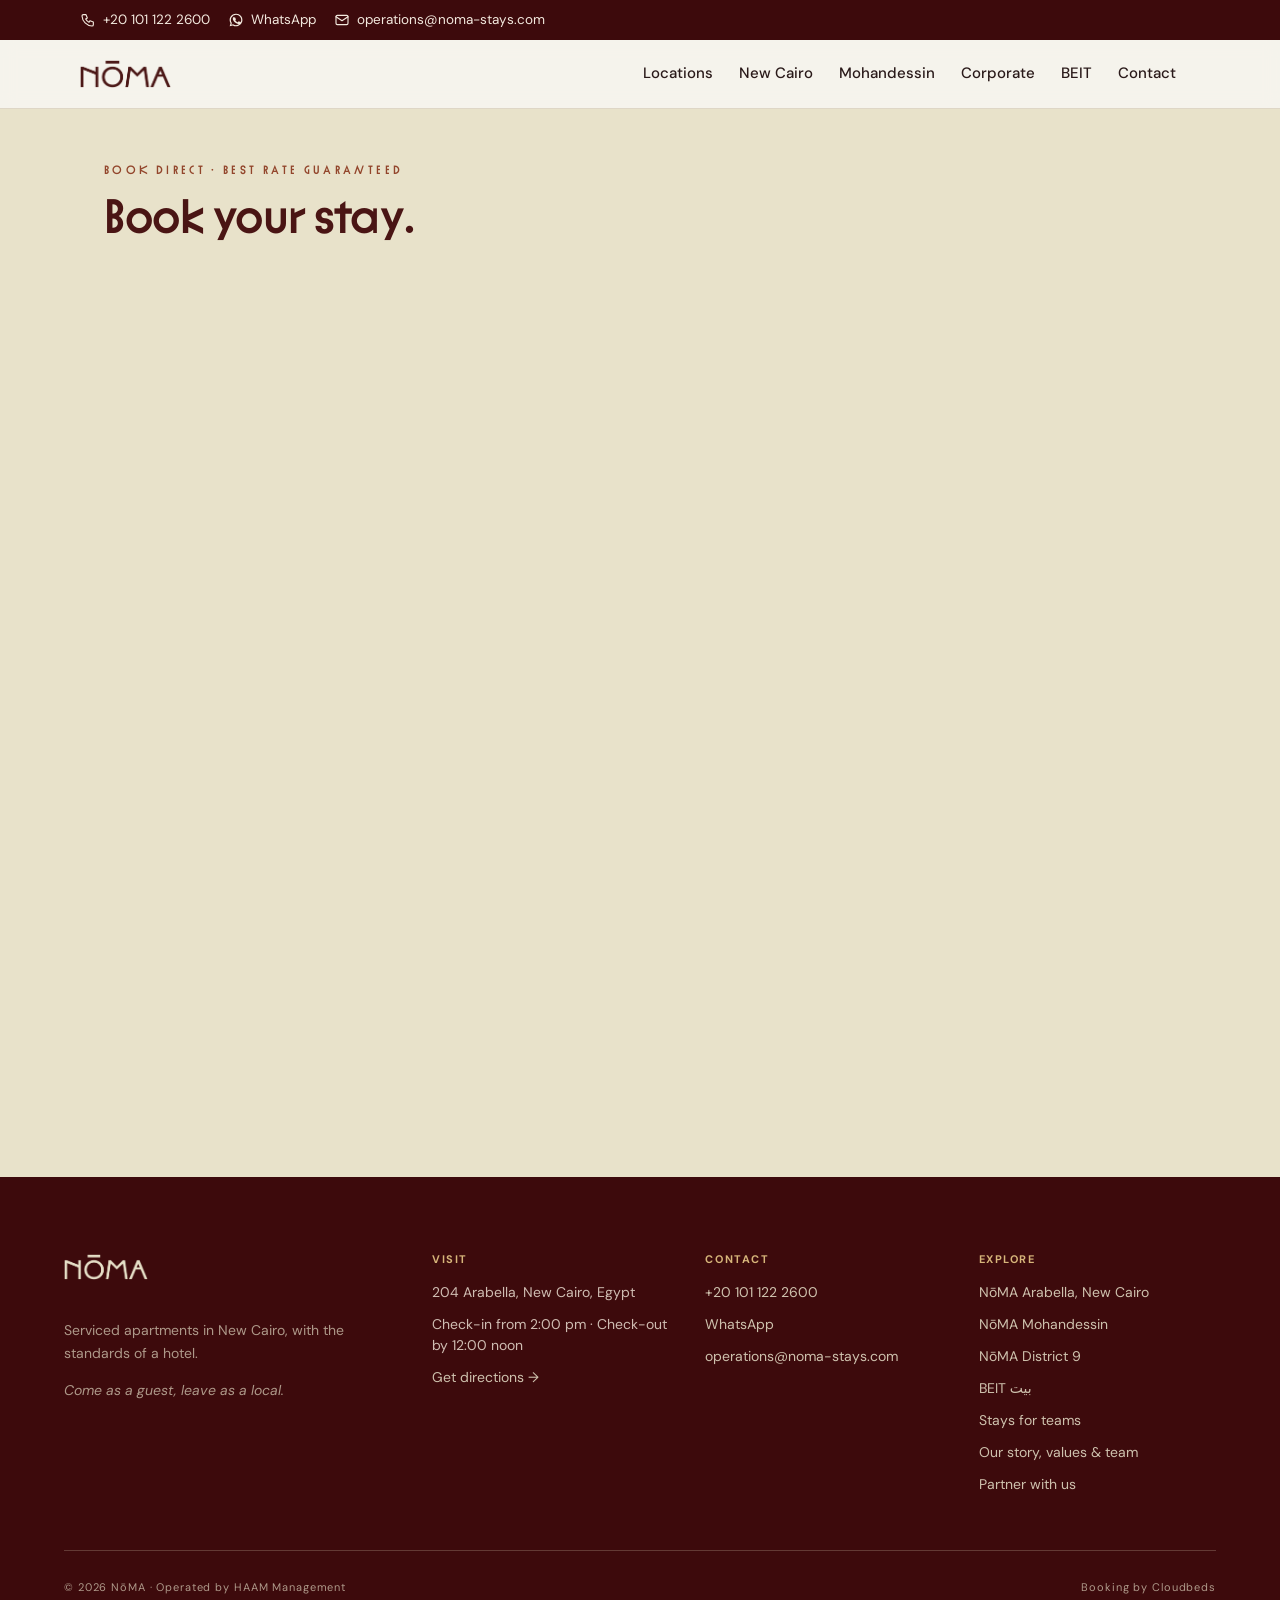
<file: book.html>
<!DOCTYPE html>
<html lang="en">
<head>
<meta charset="utf-8" />
<link rel="icon" href="/favicon.ico" sizes="any">
<link rel="icon" type="image/png" sizes="32x32" href="/favicon-32x32.png">
<link rel="icon" type="image/png" sizes="16x16" href="/favicon-16x16.png">
<link rel="apple-touch-icon" href="/apple-touch-icon.png">
<link rel="manifest" href="/site.webmanifest">
<meta name="viewport" content="width=device-width, initial-scale=1" />
<title>Book your stay — NōMA Stays</title>
<link rel="stylesheet" href="tokens.css" />
<link rel="stylesheet" href="site.css" />
<script type="text/javascript" src="https://static1.cloudbeds.com/booking-engine/latest/static/js/immersive-experience/cb-immersive-experience.js"></script>
<style>
  .book-wrap { max-width: 1200px; margin: 0 auto; padding: 0 var(--gutter) 80px; }
  cb-immersive-experience { display: block; min-height: 80vh; }
</style>
</head>
<body data-page="book">

  <section class="section" style="padding-top:48px">
    <div class="book-wrap">
      <span class="eyebrow">Book direct · best rate guaranteed</span>
      <h1 class="title-xl" style="margin:14px 0 30px">Book your stay.</h1>

      <!-- Cloudbeds Immersive Experience 2.0 — live availability, rates & payment -->
      <cb-immersive-experience mode="standard" property-code="q3dbO7"></cb-immersive-experience>

    </div>
  </section>

  <script src="chrome.js"></script>
</body>
</html>
</file>
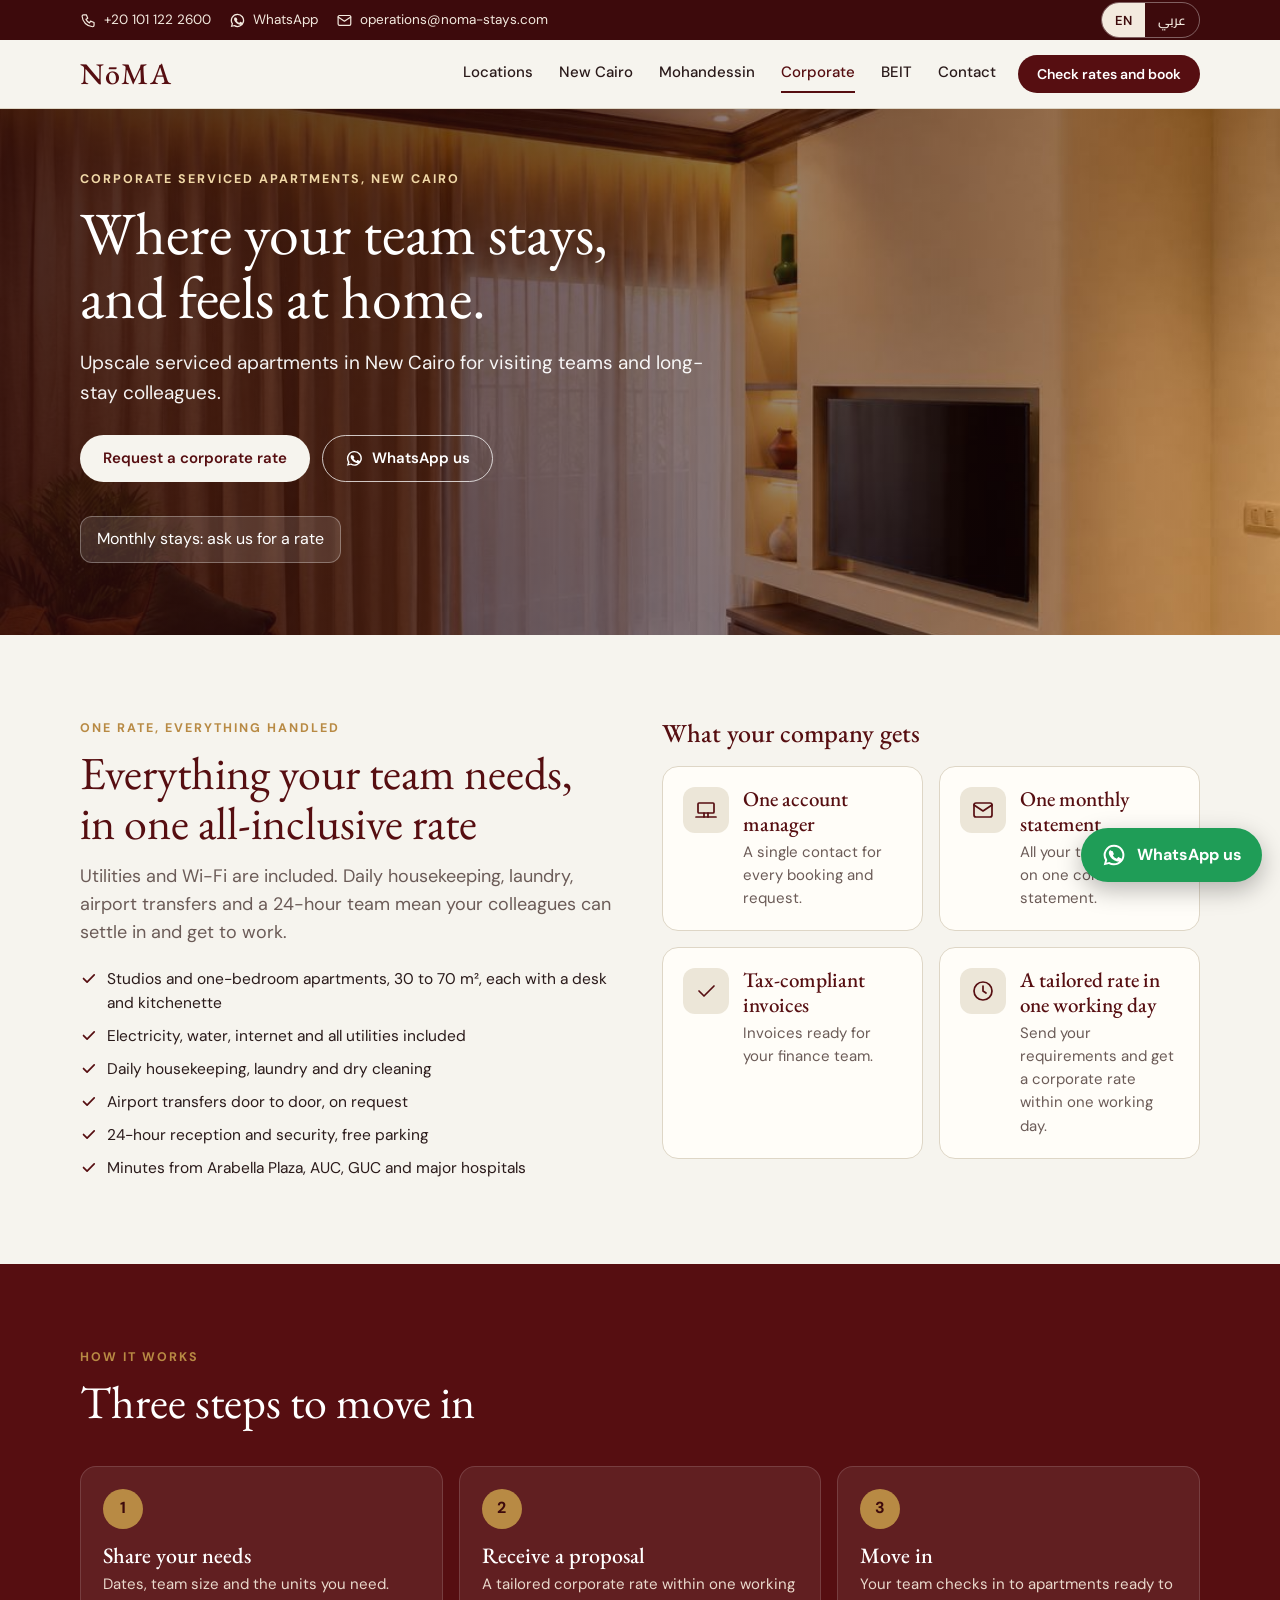
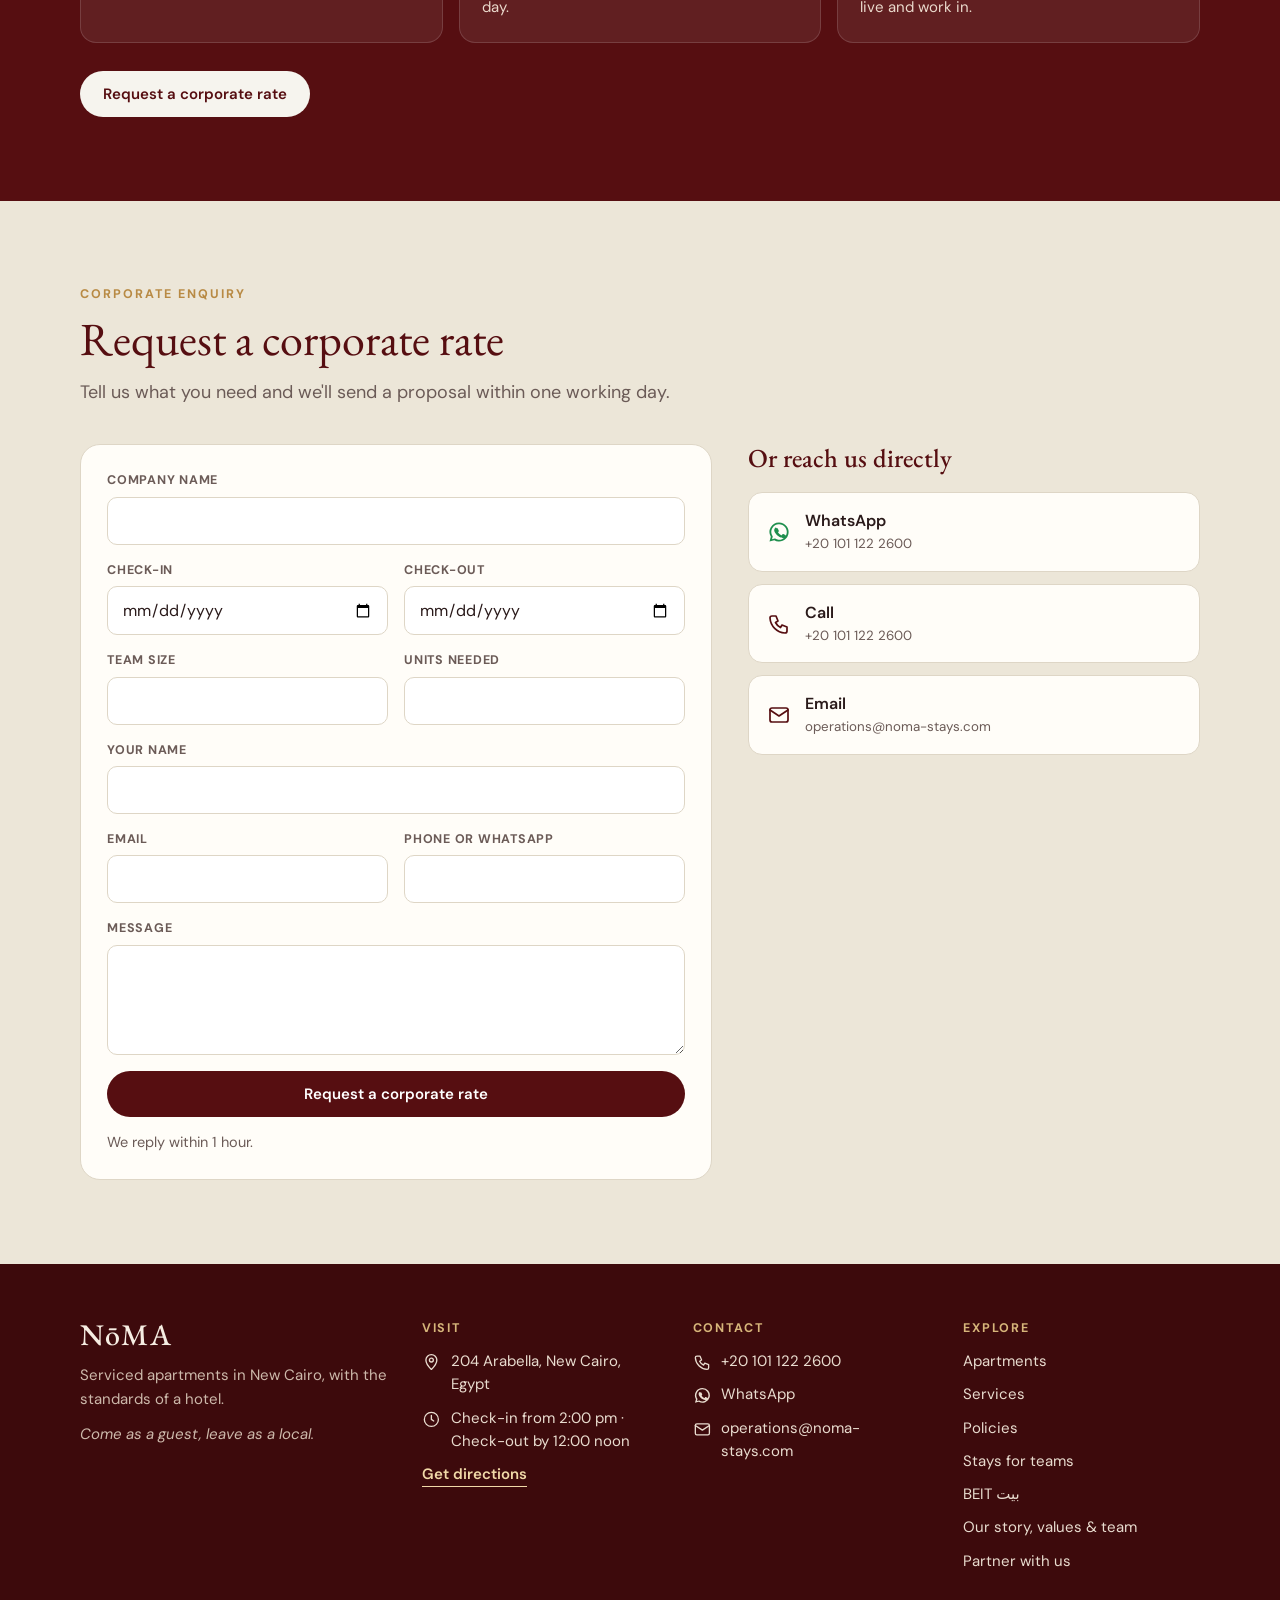
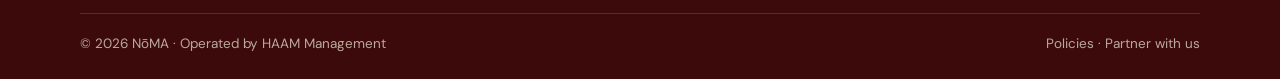
<file: corporate.html>
<!doctype html>
<html lang="en" dir="ltr">
<head>
<meta charset="utf-8">
<link rel="icon" href="/favicon.ico" sizes="any">
<link rel="icon" type="image/png" sizes="32x32" href="/favicon-32x32.png">
<link rel="icon" type="image/png" sizes="16x16" href="/favicon-16x16.png">
<link rel="apple-touch-icon" href="/apple-touch-icon.png">
<link rel="manifest" href="/site.webmanifest">
<!-- No maximum-scale / user-scalable=no: pinch-to-zoom stays enabled -->
<meta name="viewport" content="width=device-width, initial-scale=1">
<title>Corporate stays | NōMA serviced apartments in New Cairo</title>
<meta name="description" content="Serviced apartments in New Cairo for visiting teams and long stays. One account manager, one monthly statement, tax-compliant invoices and a tailored rate within one working day.">
<meta name="theme-color" content="#4a1514">
<link rel="canonical" href="https://noma-stays.com/corporate.html">
<!-- When the Arabic pages go live at their own URLs, add:
<link rel="alternate" hreflang="en" href="https://noma-stays.com/">
<link rel="alternate" hreflang="ar" href="https://noma-stays.com/ar/"> -->
<meta property="og:type" content="website">
<meta property="og:site_name" content="NōMA Stays">
<meta property="og:title" content="Corporate stays | NōMA serviced apartments in New Cairo">
<meta property="og:description" content="Serviced apartments in New Cairo for visiting teams and long stays. One account manager, one monthly statement, tax-compliant invoices and a tailored rate within one working day.">
<meta property="og:url" content="https://noma-stays.com/corporate.html">
<link rel="preconnect" href="https://fonts.googleapis.com">
<link rel="preconnect" href="https://fonts.gstatic.com" crossorigin>
<link rel="stylesheet" href="https://fonts.googleapis.com/css2?family=EB+Garamond:ital,wght@0,400;0,500;1,400&family=DM+Sans:wght@400;500;600;700&family=Amiri:wght@400;700&family=Cairo:wght@400;500;600;700&display=swap">
<style>
:root{
  --maroon:#560e11; --maroon-d:#3d0a0c; --maroon-2:#7a1b1f;
  --cream:#f6f4ee; --paper:#fffdf8; --sand:#ece6d8; --ink:#2a1a1a; --muted:#6b5b57; --line:#ded6c6;
  --gold:#b88a44; --ph:#fff04d;
  --serif:"EB Garamond",Georgia,"Times New Roman",serif;
  --sans:"DM Sans",system-ui,-apple-system,"Segoe UI",Roboto,Arial,sans-serif;
  --r:14px;
}
*,*::before,*::after{box-sizing:border-box}
html{scroll-behavior:smooth;-webkit-text-size-adjust:100%}
body{margin:0;background:var(--cream);color:var(--ink);font-family:var(--sans);font-size:16px;line-height:1.55;-webkit-font-smoothing:antialiased}
[dir="rtl"] body{font-family:"Cairo","DM Sans",system-ui,sans-serif}
[dir="rtl"] h1,[dir="rtl"] h2,[dir="rtl"] h3,[dir="rtl"] .tagline,[dir="rtl"] .brand-name{font-family:"Amiri","EB Garamond",serif;font-style:normal}
img{max-width:100%;display:block}
a{color:inherit}
h1,h2,h3,h4{margin:0;font-weight:500}
p{margin:0 0 1em}
.container{width:100%;max-width:1160px;margin:0 auto;padding:0 20px}
.container.narrow{max-width:780px}
.sr-only{position:absolute;width:1px;height:1px;overflow:hidden;clip:rect(0 0 0 0);white-space:nowrap}
.skip{position:absolute;left:8px;top:-120px;background:#fff;color:var(--maroon);padding:10px 14px;z-index:100}
.skip:focus{top:8px}
:focus-visible{outline:3px solid var(--gold);outline-offset:2px}
.icon{width:1.25em;height:1.25em;flex:none;fill:none;stroke:currentColor;stroke-width:1.7;stroke-linecap:round;stroke-linejoin:round;vertical-align:-.22em}
.icon.fill{fill:currentColor;stroke:none}

/* placeholders */
.ph{background:var(--ph);color:#3a3000;padding:1px 6px;border-radius:4px;font-weight:600;font-size:.92em;font-style:normal}
.ph-photo{background:repeating-linear-gradient(45deg,#e8e3d6,#e8e3d6 12px,#efeadd 12px,#efeadd 24px);border:2px dashed #b9b19c;color:#6b6350;display:flex;align-items:center;justify-content:center;text-align:center;padding:12px;font-weight:600;border-radius:var(--r);aspect-ratio:4/3;width:100%}

/* buttons */
.btn{display:inline-flex;align-items:center;justify-content:center;gap:8px;padding:13px 22px;border-radius:999px;border:1.5px solid transparent;font:600 15px/1.2 var(--sans);text-decoration:none;cursor:pointer;transition:background .15s,color .15s,border-color .15s;text-align:center}
[dir="rtl"] .btn{font-family:"Cairo",var(--sans)}
.btn-primary{background:var(--maroon);color:#fff}
.btn-primary:hover{background:var(--maroon-d)}
.btn-outline{border-color:var(--maroon);color:var(--maroon);background:transparent}
.btn-outline:hover{background:var(--maroon);color:#fff}
.btn-light{background:var(--cream);color:var(--maroon)}
.btn-light:hover{background:#fff}
.btn-outline-light{border-color:rgba(255,255,255,.75);color:#fff}
.btn-outline-light:hover{background:rgba(255,255,255,.14)}
.btn-sm{padding:10px 18px;font-size:14px}
.btn-block{width:100%}
.link-arrow{color:var(--maroon);font-weight:600;text-decoration:none;border-bottom:1.5px solid currentColor}

/* top bar */
.topbar{background:var(--maroon-d);color:#f3e9de;font-size:13.5px}
.topbar .container{display:flex;justify-content:space-between;align-items:center;gap:12px;min-height:40px}
.topbar-contact{display:flex;gap:18px;align-items:center;flex-wrap:wrap}
.topbar a{text-decoration:none;display:inline-flex;align-items:center;gap:7px}
.topbar a:hover{text-decoration:underline}
.lang-switch{display:flex;border:1px solid rgba(255,255,255,.35);border-radius:999px;overflow:hidden}
.lang-switch button{background:transparent;border:0;color:#f3e9de;padding:5px 13px;font:600 13px var(--sans);cursor:pointer}
.lang-switch button[aria-pressed="true"]{background:#f3e9de;color:var(--maroon-d)}
.lang-switch .ar{font-family:"Cairo",var(--sans)}

/* header */
.site-header{position:sticky;top:0;z-index:50;background:rgba(246,244,238,.96);backdrop-filter:blur(8px);border-bottom:1px solid var(--line)}
.site-header .container{display:flex;align-items:center;gap:22px;min-height:68px}
.logo{display:inline-flex;align-items:center;text-decoration:none}
.logo img{height:28px;width:auto}
.logo-text{font:500 30px/1 var(--serif);color:var(--maroon);letter-spacing:.04em}
.main-nav{display:flex;gap:26px;margin-inline-start:auto}
.main-nav a{text-decoration:none;font-weight:500;font-size:15px;color:var(--ink);padding:6px 0;border-bottom:2px solid transparent}
.main-nav a:hover{border-color:var(--maroon);color:var(--maroon)}
.header-book .short{display:none}
.nav-toggle{display:none;background:transparent;border:1.5px solid var(--line);border-radius:10px;width:44px;height:44px;color:var(--maroon);cursor:pointer;align-items:center;justify-content:center}
.nav-toggle .icon{width:24px;height:24px}
.mobile-nav{display:none;background:var(--paper);border-top:1px solid var(--line);padding:6px 20px 18px}
.mobile-nav.open{display:block}
.mobile-nav>a{display:block;padding:14px 0;border-bottom:1px solid var(--line);text-decoration:none;font-weight:500}
.mobile-contact{display:flex;gap:20px;padding-top:14px;flex-wrap:wrap}
.mobile-contact a{display:inline-flex;gap:8px;align-items:center;text-decoration:none;color:var(--maroon);font-weight:600}

/* hero */
.hero{position:relative;color:#fff;background:var(--maroon-d);overflow:hidden}
.hero-img{position:absolute;inset:0;width:100%;height:100%;object-fit:cover;object-position:center 30%}
.hero::after{content:"";position:absolute;inset:0;background:linear-gradient(90deg,rgba(40,8,10,.86) 0%,rgba(40,8,10,.62) 48%,rgba(40,8,10,.12) 100%)}
[dir="rtl"] .hero::after{background:linear-gradient(270deg,rgba(40,8,10,.86) 0%,rgba(40,8,10,.62) 48%,rgba(40,8,10,.12) 100%)}
.hero-inner{position:relative;z-index:2;padding-top:64px;padding-bottom:96px;max-width:1160px}
.hero-address{display:inline-flex;align-items:center;gap:8px;text-decoration:none;font-size:14px;letter-spacing:.06em;text-transform:uppercase;border:1px solid rgba(255,255,255,.45);padding:7px 14px;border-radius:999px;margin-bottom:22px;background:rgba(255,255,255,.08)}
.hero h1{font:400 clamp(34px,5.4vw,60px)/1.08 var(--serif);max-width:15em;margin-bottom:18px;text-wrap:balance}
.hero-sub{font-size:clamp(16px,1.6vw,19px);max-width:34em;opacity:.95;margin-bottom:28px}
.hero-ctas{display:flex;gap:12px;flex-wrap:wrap;margin-bottom:28px}
.proof{list-style:none;margin:0;padding:0;display:flex;gap:10px 22px;flex-wrap:wrap;font-size:14.5px}
.proof li::before{content:"";display:inline-block;width:6px;height:6px;border-radius:50%;background:var(--gold);margin-inline-end:9px;vertical-align:middle}

/* booking */
.booking-wrap{position:relative;z-index:3;margin-top:-56px;padding-bottom:20px}
.booking{background:var(--paper);border-radius:20px;box-shadow:0 18px 50px rgba(60,20,20,.16);padding:26px 26px 22px;border:1px solid var(--line)}
.booking h2{font:500 28px/1.1 var(--serif);color:var(--maroon);margin-bottom:16px}
.booking-grid{display:grid;grid-template-columns:1.3fr 1fr 1fr .8fr auto;gap:14px;align-items:end}
.field{display:flex;flex-direction:column;gap:6px;min-width:0}
.field label{font-size:12.5px;font-weight:700;letter-spacing:.06em;text-transform:uppercase;color:var(--muted)}
[dir="rtl"] .field label{letter-spacing:0}
.field input,.field select,.field textarea{width:100%;padding:12px 14px;border:1.5px solid var(--line);border-radius:10px;background:#fff;font:16px var(--sans);color:var(--ink);min-height:48px}
[dir="rtl"] .field input,[dir="rtl"] .field select,[dir="rtl"] .field textarea{font-family:"Cairo",var(--sans)}
.field textarea{min-height:110px;resize:vertical}
.field input:focus,.field select:focus,.field textarea:focus{border-color:var(--maroon);outline:none;box-shadow:0 0 0 3px rgba(86,14,17,.14)}
.field.invalid input{border-color:#b3261e}
.booking-actions .btn{min-height:48px;white-space:nowrap}
.booking-meta{display:flex;gap:18px;flex-wrap:wrap;justify-content:space-between;margin-top:14px;font-size:14.5px}
.booking-meta a,.promo-toggle{color:var(--maroon);font-weight:600}
.promo-toggle{background:none;border:0;padding:0;cursor:pointer;font:600 14.5px var(--sans);text-decoration:underline;text-underline-offset:3px}
.promo-field{display:none;margin-top:12px;max-width:320px}
.promo-field.open{display:flex}
.form-note{min-height:0;font-size:14.5px;margin-top:10px}
.form-note:not(:empty){padding:10px 14px;border-radius:10px;background:#fbeeea;color:#7a1710}
.form-note.ok{background:#e9f3ea;color:#1d4d27}
.book-direct{margin:14px 0 4px;font-weight:600;color:var(--maroon)}
.secure{display:flex;align-items:center;gap:8px;font-size:14px;color:var(--muted);margin-bottom:14px}
.policy-mini{list-style:none;margin:0;padding:14px 0 0;border-top:1px solid var(--line);display:flex;flex-wrap:wrap;gap:8px 28px;font-size:14px}
.policy-mini li{display:flex;gap:8px;align-items:baseline}
.policy-mini strong{color:var(--muted);font-weight:600}
.policy-mini .all{margin-inline-start:auto}

/* sections */
.section{padding:84px 0}
.section.alt{background:var(--sand)}
.section.dark{background:var(--maroon);color:#f6ede2}
.section-head{max-width:760px;margin-bottom:38px}
.eyebrow{display:block;font-size:12.5px;letter-spacing:.16em;text-transform:uppercase;color:var(--gold);font-weight:700;margin-bottom:10px}
[dir="rtl"] .eyebrow{letter-spacing:0}
.section h2,.closing h2{font:400 clamp(30px,4vw,46px)/1.1 var(--serif);color:var(--maroon);text-wrap:balance}
.section.dark h2{color:#fff}
.lead{font-size:18px;color:var(--muted);margin-top:14px}
.section.dark .lead{color:#e8d8cc}
.subhead{font:500 26px/1.15 var(--serif);color:var(--maroon);margin:46px 0 18px}
.photo{width:100%;height:100%;object-fit:cover;border-radius:var(--r);background:var(--sand)}

/* brand cards */
.brand-grid{display:grid;grid-template-columns:repeat(2,1fr);gap:26px}
.brand-card{background:var(--paper);border:1px solid var(--line);border-radius:20px;overflow:hidden;display:flex;flex-direction:column}
.brand-card>.photo,.brand-card>.beit-fallback{aspect-ratio:16/10;height:auto;border-radius:0}
.beit-fallback{background:linear-gradient(135deg,var(--maroon),var(--maroon-2));display:none}
.brand-body{padding:24px 26px 28px;display:flex;flex-direction:column;gap:6px;flex:1}
.brand-name{font:500 36px/1 var(--serif);color:var(--maroon)}
.brand-name .ar-word{font-family:"Amiri",serif;margin-inline-start:6px}
.brand-meaning{color:var(--gold);font-weight:600;margin:0}
.brand-suits{color:var(--muted);margin:4px 0 8px}
.from-price{font-size:17px;margin:4px 0 14px}
.from-price strong{font-size:22px;color:var(--maroon)}
.brand-body .btn{align-self:flex-start;margin-top:auto}

/* apartments */
.price-row{display:flex;gap:12px;flex-wrap:wrap;margin-top:20px}
.price-chip{background:var(--paper);border:1px solid var(--line);border-radius:999px;padding:9px 18px;font-size:16px}
.price-chip strong{color:var(--maroon)}
.type-grid{display:grid;grid-template-columns:repeat(3,1fr);gap:22px}
.type-card{background:var(--paper);border:1px solid var(--line);border-radius:18px;overflow:hidden;display:flex;flex-direction:column}
.type-card>.photo,.type-card>.ph-photo{aspect-ratio:4/3;height:auto;border-radius:0}
.type-body{padding:22px;display:flex;flex-direction:column;gap:12px;flex:1}
.type-body h4{font:500 26px/1.1 var(--serif);color:var(--maroon)}
.specs{list-style:none;margin:0;padding:0;display:grid;gap:0;border-top:1px solid var(--line)}
.specs li{display:flex;justify-content:space-between;gap:12px;padding:9px 0;border-bottom:1px solid var(--line);font-size:15px}
.specs span{color:var(--muted)}
.specs b{font-weight:600;text-align:end}
.type-note{margin:0;color:var(--muted);font-size:15px}
.type-body .btn{margin-top:auto;align-self:flex-start}
.amenity-groups{display:grid;grid-template-columns:repeat(3,1fr);gap:18px}
.amenity-group{background:var(--paper);border:1px solid var(--line);border-radius:16px;padding:20px 22px}
.amenity-group h4{font:700 12.5px var(--sans);letter-spacing:.12em;text-transform:uppercase;color:var(--gold);margin-bottom:12px}
[dir="rtl"] .amenity-group h4{letter-spacing:0}
.checklist{list-style:none;margin:0;padding:0;display:grid;gap:9px}
.checklist li{display:flex;gap:10px;align-items:flex-start;font-size:15.5px}
.checklist .icon{color:var(--maroon);margin-top:3px;width:1.1em;height:1.1em;stroke-width:2.4}
.gallery-hint{display:none;color:var(--muted);font-size:14px;margin:-6px 0 12px}
.gallery{display:grid;grid-template-columns:repeat(4,1fr);grid-auto-rows:210px;gap:12px}
.gallery figure{margin:0;position:relative;border-radius:var(--r);overflow:hidden;background:var(--sand)}
.gallery figure .photo,.gallery figure .ph-photo{height:100%;aspect-ratio:auto;border-radius:0}
.gallery figcaption{position:absolute;left:0;right:0;bottom:0;padding:26px 12px 10px;color:#fff;font-size:13.5px;font-weight:600;background:linear-gradient(transparent,rgba(30,6,8,.7));pointer-events:none}
.gallery figure:has(.ph-photo) figcaption{display:none}
.gallery figure:nth-child(1){grid-row:span 2;grid-column:span 2}

/* services */
.service-grid{display:grid;grid-template-columns:repeat(3,1fr);gap:16px}
.service{display:flex;gap:16px;background:rgba(255,255,255,.07);border:1px solid rgba(255,255,255,.14);border-radius:16px;padding:20px}
.icon-wrap{flex:none;width:46px;height:46px;border-radius:12px;background:rgba(255,255,255,.12);display:flex;align-items:center;justify-content:center;color:#f1d9a8}
.icon-wrap .icon{width:24px;height:24px}
.service h3{font:500 22px/1.15 var(--serif);color:#fff;margin-bottom:5px}
.service p{margin:0;font-size:15px;color:#ead9cc}
.honest{margin:30px 0 0;padding:18px 22px;border-inline-start:3px solid var(--gold);background:rgba(255,255,255,.07);border-radius:0 12px 12px 0;color:#f1e4d8}
[dir="rtl"] .honest{border-radius:12px 0 0 12px}
.section.dark .ph{color:#3a3000}

/* reviews */
.review-score{display:flex;gap:18px;align-items:center;margin-bottom:26px;flex-wrap:wrap}
.score-badge{background:var(--maroon);color:#fff;font:500 34px/1 var(--serif);padding:18px 22px;border-radius:16px}
.quotes{display:grid;grid-template-columns:repeat(3,1fr);gap:18px}
.quote{margin:0;background:var(--paper);border:1px solid var(--line);border-radius:16px;padding:24px}
.quote p{font:400 21px/1.35 var(--serif);margin-bottom:14px}
.quote footer{font-size:14px;color:var(--muted)}

/* location */
.loc-grid{display:grid;grid-template-columns:1fr 1fr;gap:44px;align-items:start}
.address-line{display:flex;gap:10px;align-items:center;font-weight:600;color:var(--maroon);margin:16px 0 4px}
.nearby{width:100%;border-collapse:collapse;margin:22px 0 24px;background:var(--paper);border-radius:14px;overflow:hidden;font-size:15px}
.nearby th{text-align:start;background:var(--maroon);color:#fff;padding:11px 16px;font-size:12.5px;letter-spacing:.08em;text-transform:uppercase}
.nearby td{padding:12px 16px;border-top:1px solid var(--line);vertical-align:top}
.nearby td:last-child{white-space:nowrap;font-weight:600;color:var(--maroon)}
.nearby small{display:block;color:var(--muted);font-weight:400;font-size:13px}
.map-box{aspect-ratio:4/3;border-radius:18px;overflow:hidden;border:1px solid var(--line);background:var(--sand)}
.map-box iframe{width:100%;height:100%;border:0}
.map-note{margin:10px 0 0;font-size:14px}

/* policies */
.policies{margin:0;display:grid;gap:0;background:var(--paper);border:1px solid var(--line);border-radius:18px;overflow:hidden}
.policies>div{display:grid;grid-template-columns:220px 1fr;gap:18px;padding:18px 24px;border-top:1px solid var(--line)}
.policies>div:first-child{border-top:0}
.policies dt{font-weight:700;color:var(--maroon)}
.policies dd{margin:0}

/* contact */
.enquire-grid{display:grid;grid-template-columns:1.4fr 1fr;gap:36px;align-items:start}
.form-card{background:var(--paper);border:1px solid var(--line);border-radius:20px;padding:26px}
.form-grid{display:grid;grid-template-columns:repeat(2,1fr);gap:16px}
.form-grid .full{grid-column:1/-1}
.reply-time{margin:14px 0 0;color:var(--muted);font-size:14.5px}
.contact-list{list-style:none;margin:0;padding:0;display:grid;gap:12px}
.contact-list a{display:flex;gap:14px;align-items:center;text-decoration:none;background:var(--paper);border:1px solid var(--line);border-radius:14px;padding:16px 18px;font-weight:600}
.contact-list a:hover{border-color:var(--maroon)}
.contact-list .icon{width:24px;height:24px;color:var(--maroon)}
.contact-list .wa .icon{color:#1f8f4e}
.contact-list small{display:block;font-weight:400;color:var(--muted)}

/* band, closing, partner */
.band{background:var(--maroon);color:#fff;padding:48px 0}
.band .container{display:flex;gap:24px;align-items:center;justify-content:space-between;flex-wrap:wrap}
.band h2{font:400 clamp(26px,3vw,36px)/1.15 var(--serif);color:#fff;margin-bottom:6px}
.band p{margin:0;color:#ead9cc}
.closing{background:var(--cream);padding:64px 0 36px;text-align:center}
.tagline{font:italic 400 clamp(26px,3.4vw,38px)/1.2 var(--serif);color:var(--maroon);margin-bottom:12px}
.about-line{color:var(--muted);margin:0}
.partner-teaser{background:var(--cream);border-top:1px solid var(--line);padding:22px 0;font-size:15px}
.partner-teaser .container{display:flex;gap:16px;align-items:center;justify-content:center;flex-wrap:wrap}
.partner-teaser p{margin:0;color:var(--muted)}

/* footer */
.site-footer{background:var(--maroon-d);color:#e9dccf;padding:56px 0 24px;font-size:15px}
.footer-grid{display:grid;grid-template-columns:1.3fr 1fr 1fr 1fr;gap:34px}
.footer-brand p{margin:12px 0 0;color:#cdb9ab;max-width:22em}
.footer-col h3{font:700 12.5px var(--sans);letter-spacing:.14em;text-transform:uppercase;color:#d6b57a;margin-bottom:14px}
.footer-col ul{list-style:none;margin:0;padding:0;display:grid;gap:10px}
.footer-col li{display:flex;gap:10px;align-items:flex-start}
.footer-col li .icon{margin-top:3px}
.site-footer a{text-decoration:none}
.site-footer .link-arrow{color:#f1d9a8;border-bottom-color:#f1d9a8}
.site-footer a:hover{text-decoration:underline}
.footer-bottom{margin-top:40px;padding-top:20px;border-top:1px solid rgba(255,255,255,.14);display:flex;justify-content:space-between;gap:12px;flex-wrap:wrap;font-size:13.5px;color:#bba99b}

/* floating whatsapp */
.wa-float{position:fixed;inset-inline-end:18px;bottom:18px;z-index:60;background:#1f9d57;color:#fff;border-radius:999px;display:inline-flex;align-items:center;gap:10px;padding:14px 20px;text-decoration:none;font-weight:700;box-shadow:0 8px 24px rgba(0,0,0,.28)}
.wa-float .icon{width:26px;height:26px}

/* responsive */
@media (max-width:1020px){
  .main-nav{display:none}
  .nav-toggle{display:inline-flex;margin-inline-start:auto}
  .header-book{margin-inline-start:auto}
  .header-book+.nav-toggle{margin-inline-start:0}
  .booking-grid{grid-template-columns:1fr 1fr 1fr}
  .booking-grid .full-sm{grid-column:span 3}
  .booking-actions{grid-column:1/-1}
  .type-grid,.service-grid,.amenity-groups,.quotes{grid-template-columns:repeat(2,1fr)}
  .gallery{grid-template-columns:repeat(3,1fr)}
  .footer-grid{grid-template-columns:1fr 1fr}
}
@media (max-width:760px){
  .hide-sm,.topbar-contact a .label.hide{display:none}
  .header-book .long{display:none}.header-book .short{display:inline}
  .section{padding:58px 0}
  .hero-inner{padding-top:40px;padding-bottom:84px}
  .hero::after{background:linear-gradient(180deg,rgba(40,8,10,.55) 0%,rgba(40,8,10,.82) 100%)}
  .hero-ctas .btn{flex:1 1 100%}
  .booking{padding:20px 18px}
  .booking-grid{grid-template-columns:1fr 1fr}
  .booking-grid .full-sm{grid-column:1/-1}
  .brand-grid,.loc-grid,.enquire-grid,.type-grid,.service-grid,.amenity-groups,.quotes{grid-template-columns:1fr}
  .form-grid{grid-template-columns:1fr}
  .policies>div{grid-template-columns:1fr;gap:4px;padding:14px 18px}
  .policy-mini .all{margin-inline-start:0}
  .gallery-hint{display:block}
  .gallery{display:flex;overflow-x:auto;scroll-snap-type:x mandatory;gap:10px;padding-bottom:8px}
  .gallery figure{flex:0 0 78%;height:260px;scroll-snap-align:start}
  .gallery figure:nth-child(1){grid-row:auto;grid-column:auto}
  .gallery figure:has(.ph-photo){display:none}
  .footer-grid{grid-template-columns:1fr}
  .wa-label{display:none}
  .wa-float{padding:15px}
  .band .container{flex-direction:column;align-items:flex-start}
  .nearby td:last-child{white-space:normal}
}

/* mobile top bar: keep the EN/عربي switch fully visible */
@media (max-width:760px){.topbar-contact{gap:14px;flex-wrap:nowrap;font-size:13px}.topbar-contact a[href^="mailto"]{display:none}.lang-switch{flex:none}.topbar-contact a{white-space:nowrap}}
@media (max-width:400px){.topbar-contact{gap:12px;font-size:12.5px}.topbar-contact a[href^="https://wa.me"] .label{display:none}}
/* Cloudbeds live photos */
.type-card{position:relative}
.cb-photos[hidden]{display:none!important}
.type-card .cb-photos{position:absolute;top:12px;inset-inline-end:12px;z-index:2;display:inline-flex;align-items:center;gap:6px;border:0;border-radius:999px;padding:8px 14px;background:rgba(30,6,8,.72);color:#fff;font:600 13.5px var(--sans);cursor:pointer;backdrop-filter:blur(4px)}
.type-card .cb-photos:hover{background:rgba(30,6,8,.9)}
.cb-photos .icon{width:18px;height:18px}
.cb-more-wrap{margin:18px 0 0}
.cb-lb{position:fixed;inset:0;z-index:200;background:rgba(18,4,5,.94);display:none;flex-direction:column;align-items:center;justify-content:center;padding:56px 12px 24px}
.cb-lb.on{display:flex}
.cb-lb img{max-width:min(1100px,100%);max-height:calc(100vh - 140px);object-fit:contain;border-radius:8px;background:#2a0b0d}
.cb-lb-title{position:absolute;top:16px;inset-inline-start:18px;color:#f3e9de;font:500 20px var(--serif);max-width:70%}
.cb-lb-count{color:#d9c6b8;font-size:14px;margin-top:12px}
.cb-lb button{position:absolute;border:0;background:rgba(255,255,255,.12);color:#fff;cursor:pointer;width:48px;height:48px;border-radius:50%;font-size:26px;line-height:1;display:flex;align-items:center;justify-content:center}
.cb-lb button:hover{background:rgba(255,255,255,.24)}
.cb-lb .x{top:10px;inset-inline-end:12px}
.cb-lb .prev{left:12px;top:50%;transform:translateY(-50%)}
.cb-lb .next{right:12px;top:50%;transform:translateY(-50%)}
@media (max-width:760px){.cb-lb .prev,.cb-lb .next{top:auto;bottom:18px;transform:none}}

/* corporate page */
.page-hero .hero-inner{padding-bottom:72px}
.page-hero h1 .eyebrow{color:#f1d9a8;margin-bottom:14px;font-family:var(--sans)}
.main-nav a[aria-current="page"]{border-color:var(--maroon);color:var(--maroon)}
.rate-callout{display:inline-block;margin:6px 0 0;padding:10px 16px;border-radius:12px;background:rgba(255,255,255,.12);border:1px solid rgba(255,255,255,.3)}
.two-col{display:grid;grid-template-columns:1fr 1fr;gap:44px;align-items:start}
.benefits{display:grid;grid-template-columns:1fr 1fr;gap:16px}
.benefit{background:var(--paper);border:1px solid var(--line);border-radius:16px;padding:20px;display:flex;gap:14px}
.benefit .icon-wrap{background:var(--sand);color:var(--maroon)}
.benefit h3{font:500 21px/1.15 var(--serif);color:var(--maroon);margin-bottom:5px}
.benefit p{margin:0;font-size:15px;color:var(--muted)}
.steps{list-style:none;margin:0;padding:0;display:grid;grid-template-columns:repeat(3,1fr);gap:16px;counter-reset:s}
.steps li{counter-increment:s;background:rgba(255,255,255,.07);border:1px solid rgba(255,255,255,.14);border-radius:16px;padding:22px}
.steps li::before{content:counter(s);display:flex;align-items:center;justify-content:center;width:40px;height:40px;border-radius:50%;background:var(--gold);color:var(--maroon-d);font-weight:700;margin-bottom:14px}
.steps h3{font:500 22px/1.15 var(--serif);color:#fff;margin-bottom:5px}
.steps p{margin:0;color:#ead9cc;font-size:15px}
.cta-row{display:flex;gap:12px;flex-wrap:wrap;margin-top:28px}
@media (max-width:1020px){.two-col{grid-template-columns:1fr}}
@media (max-width:760px){.benefits,.steps{grid-template-columns:1fr}.cta-row .btn{flex:1 1 100%}}
@media (prefers-reduced-motion:reduce){html{scroll-behavior:auto}*{transition:none!important}}

</style>
<script type="application/ld+json">
{
  "@context": "https://schema.org",
  "@type": "LodgingBusiness",
  "name": "NōMA",
  "description": "40 serviced apartments in New Cairo: studios and one-bedroom apartments with daily housekeeping, laundry and airport transfers.",
  "url": "https://noma-stays.com/",
  "telephone": "+201011222600",
  "email": "operations@noma-stays.com",
  "address": {
    "@type": "PostalAddress",
    "streetAddress": "204 Arabella",
    "addressLocality": "New Cairo",
    "addressCountry": "EG"
  },
  "geo": {"@type": "GeoCoordinates", "latitude": 29.9880527, "longitude": 31.4303714},
  "hasMap": "https://maps.google.com/?cid=15635143835366761898",
  "checkinTime": "14:00",
  "checkoutTime": "12:00",
  "numberOfRooms": 40,
  "amenityFeature": [
    {"@type": "LocationFeatureSpecification", "name": "Free parking", "value": true},
    {"@type": "LocationFeatureSpecification", "name": "Free Wi-Fi", "value": true},
    {"@type": "LocationFeatureSpecification", "name": "24-hour reception", "value": true},
    {"@type": "LocationFeatureSpecification", "name": "Daily housekeeping", "value": true},
    {"@type": "LocationFeatureSpecification", "name": "Kitchenette", "value": true},
    {"@type": "LocationFeatureSpecification", "name": "Air conditioning", "value": true}
  ]
}
</script>
</head>
<body data-page="index">
<a class="skip" href="#main" data-i18n="skip">Skip to content</a>
<svg xmlns="http://www.w3.org/2000/svg" style="display:none" aria-hidden="true">
  <symbol id="i-coffee" viewBox="0 0 24 24"><path d="M4 9h12v4a5 5 0 0 1-5 5H9a5 5 0 0 1-5-5V9z"/><path d="M16 10h1.5a2.5 2.5 0 0 1 0 5H16"/><path d="M8 3v3M12 3v3"/><path d="M3 21h15"/></symbol>
  <symbol id="i-laundry" viewBox="0 0 24 24"><path d="M8 3 3 6l2 4 2-1v12h10V9l2 1 2-4-5-3a4 4 0 0 1-8 0z"/></symbol>
  <symbol id="i-plane" viewBox="0 0 24 24"><path d="M10.5 13.5 3 11l1-2 8 1 5-6a1.5 1.5 0 0 1 2 2l-6 5 1 8-2 1-2.5-7.5z"/></symbol>
  <symbol id="i-car" viewBox="0 0 24 24"><rect x="3" y="11" width="18" height="6" rx="2"/><path d="m6 11 2-5h8l2 5"/><circle cx="7.5" cy="17.5" r="1.5"/><circle cx="16.5" cy="17.5" r="1.5"/></symbol>
  <symbol id="i-bell" viewBox="0 0 24 24"><path d="M5 17a7 7 0 0 1 14 0"/><path d="M12 10V7M10 7h4"/><path d="M3 17h18M4 20h16"/></symbol>
  <symbol id="i-sparkle" viewBox="0 0 24 24"><path d="m11 3 1.8 4.7 4.7 1.8-4.7 1.8L11 16l-1.8-4.7L4.5 9.5l4.7-1.8z"/><path d="m18 14 .8 2.2L21 17l-2.2.8L18 20l-.8-2.2L15 17l2.2-.8z"/></symbol>
  <symbol id="i-parking" viewBox="0 0 24 24"><rect x="3" y="3" width="18" height="18" rx="3"/><path d="M9 17V7h4a3 3 0 0 1 0 6H9"/></symbol>
  <symbol id="i-luggage" viewBox="0 0 24 24"><rect x="6" y="7" width="12" height="13" rx="2"/><path d="M9 7V4h6v3"/><path d="M10 11v5M14 11v5"/><path d="M8 20v1M16 20v1"/></symbol>
  <symbol id="i-desk" viewBox="0 0 24 24"><rect x="4" y="5" width="16" height="10" rx="1"/><path d="M2 19h20"/><path d="M10 15v4M14 15v4"/></symbol>
  <symbol id="i-plus" viewBox="0 0 24 24"><circle cx="12" cy="12" r="9"/><path d="M12 8v8M8 12h8"/></symbol>
  <symbol id="i-phone" viewBox="0 0 24 24"><path d="M5 4h4l2 5-2.5 1.5a11 11 0 0 0 5 5L15 13l5 2v4a2 2 0 0 1-2 2A16 16 0 0 1 3 6a2 2 0 0 1 2-2"/></symbol>
  <symbol id="i-mail" viewBox="0 0 24 24"><rect x="3" y="5" width="18" height="14" rx="2"/><path d="m3 7 9 6 9-6"/></symbol>
  <symbol id="i-pin" viewBox="0 0 24 24"><path d="M12 21s-7-6.5-7-12a7 7 0 0 1 14 0c0 5.5-7 12-7 12z"/><circle cx="12" cy="9" r="2.5"/></symbol>
  <symbol id="i-lock" viewBox="0 0 24 24"><rect x="5" y="11" width="14" height="10" rx="2"/><path d="M8 11V7a4 4 0 0 1 8 0v4"/></symbol>
  <symbol id="i-check" viewBox="0 0 24 24"><path d="m5 12 5 5L20 7"/></symbol>
  <symbol id="i-menu" viewBox="0 0 24 24"><path d="M4 7h16M4 12h16M4 17h16"/></symbol>
  <symbol id="i-bolt" viewBox="0 0 24 24"><path d="M13 2 4 14h7l-1 8 9-12h-7z"/></symbol>
  <symbol id="i-user" viewBox="0 0 24 24"><circle cx="12" cy="8" r="4"/><path d="M4 21a8 8 0 0 1 16 0"/></symbol>
  <symbol id="i-doc" viewBox="0 0 24 24"><path d="M6 3h8l4 4v14H6z"/><path d="M14 3v4h4M9 12h6M9 16h6"/></symbol>
  <symbol id="i-receipt" viewBox="0 0 24 24"><path d="M6 3h12v18l-3-2-3 2-3-2-3 2z"/><path d="M9 8h6M9 12h6"/></symbol>
  <symbol id="i-clock" viewBox="0 0 24 24"><circle cx="12" cy="12" r="9"/><path d="M12 7v5l3 2"/></symbol>
  <symbol id="i-building" viewBox="0 0 24 24"><path d="M4 21V5l8-2v18M12 7l8 2v12M3 21h18"/><path d="M7 8h2M7 12h2M7 16h2M15 12h2M15 16h2"/></symbol>
  <symbol id="i-wa" viewBox="0 0 24 24"><path d="M12 2.5a9.5 9.5 0 0 0-8.2 14.3L2.5 21.5l4.8-1.3A9.5 9.5 0 1 0 12 2.5zm0 1.8a7.7 7.7 0 1 1-3.9 14.3l-.3-.2-2.8.8.8-2.7-.2-.3A7.7 7.7 0 0 1 12 4.3zM8.9 7.6c-.2 0-.5 0-.7.3-.3.3-1 1-1 2.3s1 2.7 1.1 2.9c.2.2 2 3.1 4.9 4.2 2.4.9 2.9.8 3.4.7.5 0 1.7-.7 1.9-1.4.2-.7.2-1.3.2-1.4l-.4-.3-1.9-.9c-.3-.1-.5-.1-.7.1l-.9 1.1c-.2.2-.3.2-.6.1a6.3 6.3 0 0 1-3.1-2.7c-.2-.4.2-.4.7-1.3.1-.2 0-.3 0-.5l-.9-2.1c-.2-.5-.4-.5-.6-.5h-.5z"/></symbol>
<symbol id="i-camera" viewBox="0 0 24 24"><path d="M4 8h3l2-3h6l2 3h3v11H4z"/><circle cx="12" cy="13" r="3.5"/></symbol></svg>
<div class="topbar">
  <div class="container">
    <div class="topbar-contact">
      <a href="tel:+201011222600" aria-label="Call +20 101 122 2600"><svg class="icon"><use href="#i-phone"/></svg><span class="label" dir="ltr">+20 101 122 2600</span></a>
      <a href="https://wa.me/201011222600" data-wa target="_blank" rel="noopener" aria-label="WhatsApp"><svg class="icon fill"><use href="#i-wa"/></svg><span class="label">WhatsApp</span></a>
      <a href="mailto:operations@noma-stays.com" class="hide-sm" aria-label="Email operations@noma-stays.com"><svg class="icon"><use href="#i-mail"/></svg><span class="label">operations@noma-stays.com</span></a>
    </div>
    <div class="lang-switch" role="group" aria-label="Language">
      <button type="button" data-lang="en" aria-pressed="true">EN</button>
      <button type="button" data-lang="ar" aria-pressed="false" class="ar" lang="ar">عربي</button>
    </div>
  </div>
</div>

<header class="site-header">
  <div class="container">
    <a class="logo" href="index.html" aria-label="NōMA Stays home">
      <img src="https://noma-stays.com/assets/noma-wordmark-maroon.png" alt="NōMA" width="91" height="28" onerror="this.replaceWith(Object.assign(document.createElement('span'),{className:'logo-text',textContent:'NōMA'}))">
    </a>
    <nav class="main-nav" aria-label="Main">
      <a href="index.html#locations" data-nav="locations" data-i18n="nav.locations">Locations</a>
      <a href="index.html#apartments" data-nav="apartments" data-i18n="nav.newcairo">New Cairo</a>
      <a href="mohandessin.html" data-nav="mohandessin" data-i18n="nav.mohandessin">Mohandessin</a>
      <a href="corporate.html" aria-current="page" data-nav="corporate" data-i18n="nav.corporate">Corporate</a>
      <a href="https://noma-stays.com/beit.html" data-nav="beit" data-i18n="nav.beit">BEIT</a>
      <a href="index.html#contact" data-nav="contact" data-i18n="nav.contact">Contact</a>
    </nav>
    <a class="btn btn-primary btn-sm header-book" href="index.html#book"><span class="long" data-i18n="cta.book">Check rates and book</span><span class="short" data-i18n="cta.bookShort">Book</span></a>
    <button class="nav-toggle" type="button" aria-expanded="false" aria-controls="mobile-nav" aria-label="Menu"><svg class="icon"><use href="#i-menu"/></svg></button>
  </div>
  <nav class="mobile-nav" id="mobile-nav" aria-label="Mobile">
    <a href="index.html#locations" data-i18n="nav.locations">Locations</a>
    <a href="index.html#apartments" data-i18n="nav.newcairo">New Cairo</a>
    <a href="mohandessin.html" data-i18n="nav.mohandessin">Mohandessin</a>
    <a href="index.html#services" data-i18n="nav.services">Services</a>
    <a href="corporate.html" data-i18n="nav.corporate">Corporate</a>
    <a href="https://noma-stays.com/beit.html" data-i18n="nav.beit">BEIT</a>
    <a href="index.html#contact" data-i18n="nav.contact">Contact</a>
    <div class="mobile-contact">
      <a href="tel:+201011222600"><svg class="icon"><use href="#i-phone"/></svg><span dir="ltr">+20 101 122 2600</span></a>
      <a href="mailto:operations@noma-stays.com"><svg class="icon"><use href="#i-mail"/></svg><span data-i18n="contact.email">Email us</span></a>
    </div>
  </nav>
</header>
<main id="main">

<section class="hero page-hero" aria-labelledby="corp-title">
  <img class="hero-img" src="assets/home/living-area.jpg" alt="Living area in a NōMA serviced apartment, New Cairo" fetchpriority="high">
  <div class="container hero-inner">
    <h1 id="corp-title"><span class="eyebrow" data-i18n="corp.eyebrow">Corporate serviced apartments, New Cairo</span><span data-i18n="corp.title">Where your team stays, and feels at home.</span></h1>
    <p class="hero-sub" data-i18n="corp.sub">Upscale serviced apartments in New Cairo for visiting teams and long-stay colleagues.</p>
    <div class="hero-ctas">
      <a class="btn btn-light" href="#corp-form" data-i18n="corp.ctaRate">Request a corporate rate</a>
      <a class="btn btn-outline-light" href="https://wa.me/201011222600" data-wa="corporate" target="_blank" rel="noopener"><svg class="icon fill"><use href="#i-wa"/></svg><span data-i18n="cta.whatsapp">WhatsApp us</span></a>
    </div>
    <p class="rate-callout" data-i18n="corp.monthly">Monthly stays: ask us for a rate</p>
  </div>
</section>

<section class="section" aria-labelledby="corp-why">
  <div class="container two-col">
    <div>
      <span class="eyebrow" data-i18n="corp.whyEyebrow">One rate, everything handled</span>
      <h2 id="corp-why" data-i18n="corp.whyTitle">Everything your team needs, in one all-inclusive rate</h2>
      <p class="lead" data-i18n="corp.whyText">Utilities and Wi-Fi are included. Daily housekeeping, laundry, airport transfers and a 24-hour team mean your colleagues can settle in and get to work.</p>
      <ul class="checklist" style="margin-top:20px">
        <li><svg class="icon"><use href="#i-check"/></svg><span data-i18n="corp.l1">Studios and one-bedroom apartments, 30 to 70 m², each with a desk and kitchenette</span></li>
        <li><svg class="icon"><use href="#i-check"/></svg><span data-i18n="corp.l2">Electricity, water, internet and all utilities included</span></li>
        <li><svg class="icon"><use href="#i-check"/></svg><span data-i18n="corp.l3">Daily housekeeping, laundry and dry cleaning</span></li>
        <li><svg class="icon"><use href="#i-check"/></svg><span data-i18n="corp.l4">Airport transfers door to door, on request</span></li>
        <li><svg class="icon"><use href="#i-check"/></svg><span data-i18n="corp.l5">24-hour reception and security, free parking</span></li>
        <li><svg class="icon"><use href="#i-check"/></svg><span data-i18n="corp.l6">Minutes from Arabella Plaza, AUC, GUC and major hospitals</span></li>
      </ul>
    </div>
    <div>
      <h3 class="subhead" style="margin-top:0" data-i18n="corp.getTitle">What your company gets</h3>
      <div class="benefits">
        <div class="benefit"><div class="icon-wrap"><svg class="icon"><use href="#i-desk"/></svg></div><div><h3 data-i18n="corp.b1">One account manager</h3><p data-i18n="corp.b1t">A single contact for every booking and request.</p></div></div>
        <div class="benefit"><div class="icon-wrap"><svg class="icon"><use href="#i-mail"/></svg></div><div><h3 data-i18n="corp.b2">One monthly statement</h3><p data-i18n="corp.b2t">All your team's stays on one consolidated statement.</p></div></div>
        <div class="benefit"><div class="icon-wrap"><svg class="icon"><use href="#i-check"/></svg></div><div><h3 data-i18n="corp.b3">Tax-compliant invoices</h3><p data-i18n="corp.b3t">Invoices ready for your finance team.</p></div></div>
        <div class="benefit"><div class="icon-wrap"><svg class="icon"><use href="#i-clock"/></svg></div><div><h3 data-i18n="corp.b4">A tailored rate in one working day</h3><p data-i18n="corp.b4t">Send your requirements and get a corporate rate within one working day.</p></div></div>
      </div>
    </div>
  </div>
</section>

<section class="section dark" aria-labelledby="corp-steps">
  <div class="container">
    <div class="section-head">
      <span class="eyebrow" data-i18n="corp.howEyebrow">How it works</span>
      <h2 id="corp-steps" data-i18n="corp.howTitle">Three steps to move in</h2>
    </div>
    <ol class="steps">
      <li><h3 data-i18n="corp.s1">Share your needs</h3><p data-i18n="corp.s1t">Dates, team size and the units you need.</p></li>
      <li><h3 data-i18n="corp.s2">Receive a proposal</h3><p data-i18n="corp.s2t">A tailored corporate rate within one working day.</p></li>
      <li><h3 data-i18n="corp.s3">Move in</h3><p data-i18n="corp.s3t">Your team checks in to apartments ready to live and work in.</p></li>
    </ol>
    <div class="cta-row">
      <a class="btn btn-light" href="#corp-form" data-i18n="corp.ctaRate">Request a corporate rate</a>
    </div>
  </div>
</section>

<section class="section alt" id="corp-form" aria-labelledby="corp-form-title">
  <div class="container">
    <div class="section-head">
      <span class="eyebrow" data-i18n="corp.formEyebrow">Corporate enquiry</span>
      <h2 id="corp-form-title" data-i18n="corp.ctaRate">Request a corporate rate</h2>
      <p class="lead" data-i18n="corp.formLead">Tell us what you need and we'll send a proposal within one working day.</p>
    </div>
    <div class="enquire-grid">
      <form class="form-card enquiry-form" id="enquiry-form" data-type="Corporate rate request" novalidate>
        <div class="form-grid">
          <div class="field full"><label for="eq-company" data-i18n="form.companyReq">Company name</label><input type="text" id="eq-company" name="company" autocomplete="organization"></div>
          <div class="field"><label for="eq-in" data-i18n="book.checkin">Check-in</label><input type="date" id="eq-in" name="checkin" required></div>
          <div class="field"><label for="eq-out" data-i18n="book.checkout">Check-out</label><input type="date" id="eq-out" name="checkout" required></div>
          <div class="field"><label for="eq-guests" data-i18n="form.team">Team size</label><input type="number" id="eq-guests" name="guests" min="1" inputmode="numeric" required></div>
          <div class="field"><label for="eq-units" data-i18n="form.units">Units needed</label><input type="text" id="eq-units" name="units"></div>
          <div class="field full"><label for="eq-name" data-i18n="form.name">Your name</label><input type="text" id="eq-name" name="name" autocomplete="name" required></div>
          <div class="field"><label for="eq-email" data-i18n="form.email">Email</label><input type="email" id="eq-email" name="email" autocomplete="email" required></div>
          <div class="field"><label for="eq-phone" data-i18n="form.phone">Phone or WhatsApp</label><input type="tel" id="eq-phone" name="phone" autocomplete="tel" dir="ltr"></div>
          <div class="field full"><label for="eq-msg" data-i18n="form.message">Message</label><textarea id="eq-msg" name="message"></textarea></div>
          <div class="field full"><button type="submit" class="btn btn-primary btn-block" data-i18n="corp.ctaRate">Request a corporate rate</button></div>
        </div>
        <div class="form-note" role="status" aria-live="polite"></div>
        <p class="reply-time" data-i18n-html="form.reply">We reply within 1 hour.</p>
      </form>
      <div>
        <h3 class="subhead" style="margin-top:0" data-i18n="contact.direct">Or reach us directly</h3>
        <ul class="contact-list">
          <li><a class="wa" href="https://wa.me/201011222600" data-wa="corporate" target="_blank" rel="noopener"><svg class="icon fill"><use href="#i-wa"/></svg><span>WhatsApp<small dir="ltr">+20 101 122 2600</small></span></a></li>
          <li><a href="tel:+201011222600"><svg class="icon"><use href="#i-phone"/></svg><span><span data-i18n="contact.call">Call</span><small dir="ltr">+20 101 122 2600</small></span></a></li>
          <li><a href="mailto:operations@noma-stays.com?subject=Corporate%20rate%20request"><svg class="icon"><use href="#i-mail"/></svg><span><span data-i18n="contact.emailLabel">Email</span><small>operations@noma-stays.com</small></span></a></li>
        </ul>
      </div>
    </div>
  </div>
</section>

</main>
<footer class="site-footer">
  <div class="container">
    <div class="footer-grid">
      <div class="footer-brand">
        <img src="https://noma-stays.com/assets/noma-wordmark-cream.png" alt="NōMA" width="117" height="36" style="height:36px;width:auto" onerror="this.replaceWith(Object.assign(document.createElement('span'),{className:'logo-text',textContent:'NōMA',style:'color:#f6ede2'}))">
        <p data-i18n="footer.blurb">Serviced apartments in New Cairo, with the standards of a hotel.</p>
        <p><em data-i18n="tagline">Come as a guest, leave as a local.</em></p>
      </div>
      <div class="footer-col">
        <h3 data-i18n="footer.visit">Visit</h3>
        <ul>
          <li><svg class="icon"><use href="#i-pin"/></svg><span data-i18n="address.full">204 Arabella, New Cairo, Egypt</span></li>
          <li><svg class="icon"><use href="#i-clock"/></svg><span data-i18n="footer.times">Check-in from 2:00 pm · Check-out by 12:00 noon</span></li>
          <li><a class="link-arrow" href="https://www.google.com/maps/dir/?api=1&amp;destination=29.9880527,31.4303714" target="_blank" rel="noopener" data-i18n="cta.directions">Get directions</a></li>
        </ul>
      </div>
      <div class="footer-col">
        <h3 data-i18n="footer.contact">Contact</h3>
        <ul>
          <li><svg class="icon"><use href="#i-phone"/></svg><a href="tel:+201011222600" dir="ltr">+20 101 122 2600</a></li>
          <li><svg class="icon fill"><use href="#i-wa"/></svg><a href="https://wa.me/201011222600" data-wa target="_blank" rel="noopener">WhatsApp</a></li>
          <li><svg class="icon"><use href="#i-mail"/></svg><a href="mailto:operations@noma-stays.com">operations@noma-stays.com</a></li>
        </ul>
      </div>
      <div class="footer-col">
        <h3 data-i18n="footer.explore">Explore</h3>
        <ul>
          <li><a href="index.html#apartments" data-i18n="nav.apartments">Apartments</a></li>
          <li><a href="index.html#services" data-i18n="nav.services">Services</a></li>
          <li><a href="index.html#policies" data-i18n="footer.policies">Policies</a></li>
          <li><a href="corporate.html" data-i18n="footer.corporate">Stays for teams</a></li>
          <li><a href="https://noma-stays.com/beit.html" data-i18n="footer.beit">BEIT بيت</a></li>
          <li><a href="https://noma-stays.com/about.html" data-i18n="footer.about">Our story, values &amp; team</a></li>
          <li><a href="https://noma-stays.com/partner.html" data-i18n="footer.partner">Partner with us</a></li>
        </ul>
      </div>
    </div>
    <div class="footer-bottom">
      <span>© <span data-year>2026</span> NōMA · <span data-i18n="footer.operator">Operated by HAAM Management</span></span>
      <span><a href="index.html#policies" data-i18n="footer.policies">Policies</a> · <a href="https://noma-stays.com/partner.html" data-i18n="footer.partner">Partner with us</a></span>
    </div>
  </div>
</footer>

<a class="wa-float" href="https://wa.me/201011222600" data-wa target="_blank" rel="noopener" aria-label="WhatsApp us">
  <svg class="icon fill"><use href="#i-wa"/></svg><span class="wa-label" data-i18n="cta.whatsapp">WhatsApp us</span>
</a>

<script>
(function(){
'use strict';
var WA='201011222600';
var CB='https://us2.cloudbeds.com/en/reservation/q3dbO7/';
var PH_TIME='<span class="ph">[TIME]</span>';
var EGP='<span class="ph">[EGP ___]</span>';

/* ---------- Arabic text (English is read from the page itself) ---------- */
var AR={
'skip':'انتقل إلى المحتوى',
'nav.apartments':'الشقق','nav.services':'الخدمات','nav.location':'الموقع','nav.locations':'مواقعنا','nav.newcairo':'القاهرة الجديدة','nav.mohandessin':'المهندسين','nav.corporate':'للشركات','nav.beit':'بيت','nav.contact':'تواصل معنا',
'cta.book':'اعرف الأسعار واحجز','cta.bookShort':'احجز','contact.email':'راسلنا',
'address.short':'204 أرابيلا، القاهرة الجديدة',
'hero.title':'شقق فندقية في القاهرة الجديدة، بمعايير الفنادق.',
'hero.sub':'40 شقة استوديو وشقة بغرفة نوم، من 30 إلى 70 م²، على بُعد دقائق من أرابيلا بلازا والجامعة الأمريكية والجامعة الألمانية. إقامة يومية أو شهرية أو لفريق عملك بالكامل.',
'cta.whatsapp':'راسلنا على واتساب',
'proof.reception':'استقبال على مدار الساعة','proof.parking':'موقف سيارات مجاني','proof.utilities':'جميع المرافق مشمولة',
'book.title':'احجز إقامتك','book.property':'العقار','book.optNoma':'نوما · القاهرة الجديدة','book.optBeit':'بيت',
'book.checkin':'تسجيل الوصول','book.checkout':'تسجيل المغادرة','book.guests':'عدد الضيوف',
'book.more':'5 ضيوف أو أكثر؟ تواصل معنا','book.promoToggle':'كود خصم للشركات والوكلاء','book.promo':'كود الخصم',
'book.direct':'احجز مباشرة: أفضل سعر <span class="ph">[AND THE PERK I WILL CONFIRM]</span>',
'book.secure':'حجز آمن عبر Cloudbeds',
'pol.checkin':'تسجيل الوصول','pol.checkinVal':'من الساعة 2:00 ظهرًا','pol.checkout':'تسجيل المغادرة','pol.checkoutVal':'قبل الساعة 12:00 ظهرًا',
'pol.cancel':'الإلغاء','pol.payment':'الدفع','pol.all':'كل السياسات',
'stays.eyebrow':'طريقتان للإقامة','stays.title':'اختر إقامتك',
'stays.nomaWhat':'40 شقة فندقية راقية · القاهرة الجديدة',
'stays.nomaSuits':'مناسبة لرجال الأعمال والفرق الزائرة والانتقال للعمل والإقامات الطويلة.',
'stays.nomaFrom':'ابتداءً من <strong>'+EGP+'</strong> لليلة',
'stays.nomaCta':'شاهد شقق نوما وأسعارها',
'stays.beitMeaning':'«بيت» تعني "المنزل" بالعربية.',
'stays.beitWhat':'عقارات بوتيك من 5 إلى 12 غرفة.',
'stays.beitFrom':'ابتداءً من <strong>'+EGP+'</strong> لليلة',
'stays.beitCta':'شاهد بيت',
'apt.eyebrow':'نوما · القاهرة الجديدة','apt.title':'الشقق والأسعار',
'apt.intro':'نوما إقامة راقية من 40 شقة فندقية في القاهرة الجديدة. استوديوهات وشقق بغرفة نوم من 30 إلى 70 م²، بأسرّة مفردة أو مزدوجة، ومطبخ صغير، وشرفة خاصة في بعض الوحدات. سعر واحد شامل: الكهرباء والمياه والإنترنت وجميع المرافق مشمولة.',
'apt.fromNight':'ابتداءً من <strong>'+EGP+'</strong> لليلة','apt.fromMonth':'ابتداءً من <strong>'+EGP+'</strong> للشهر',
'apt.typesTitle':'اختر شقتك','apt.studio':'استوديو','spec.size':'المساحة','spec.beds':'الأسرّة','spec.guests':'الحد الأقصى للضيوف','spec.balcony':'الشرفة',
'cta.checkRates':'اعرف الأسعار','apt.onebed':'شقة بغرفة نوم','apt.access':'شقة مهيأة لذوي الاحتياجات في الطابق الأرضي',
'apt.accessNote':'شقة واحدة في الطابق الأرضي.','cta.askApt':'اسأل عن هذه الشقة',
'apt.everyTitle':'ما تجده في كل شقة',
'am.comfort':'الراحة','am.ac':'تكييف للتبريد والتدفئة','am.tv':'تلفزيون 55 بوصة مع قنوات','am.linen':'مفروشات من القطن المصري',
'am.work':'العمل','am.desk':'مكتب','am.wifi':'إنترنت واي فاي سريع',
'am.kitchen':'المطبخ الصغير','am.hob':'موقد بشعلتين وميكروويف','am.kettle':'غلاية وثلاجة صغيرة','am.cookware':'أواني طهي وأطباق وكؤوس وأدوات مائدة',
'am.bath':'الحمام','am.shower':'دش مطري واسع','am.dryer':'مجفف شعر','am.toiletries':'مستلزمات استحمام',
'am.essentials':'الأساسيات','am.safe':'خزنة داخل الشقة','am.iron':'مكواة ولوح كي','am.water':'زجاجة مياه مجانية',
'am.included':'مشمول في السعر','am.utilities':'الكهرباء والمياه والإنترنت وجميع المرافق','am.housekeeping':'خدمة تنظيف يومية',
'apt.galleryTitle':'معرض الصور','apt.swipe':'اسحب لمشاهدة المزيد',
'g.exterior':'الواجهة','g.entrance':'المدخل','g.living':'منطقة المعيشة','g.kitchen':'المطبخ الصغير','g.balcony':'الشرفة','g.lobby':'اللوبي',
'g.courtyard':'جلسة الحديقة','g.bedroom':'غرفة النوم','g.bathroom':'الحمام','g.coffee':'ركن القهوة',
'svc.eyebrow':'الخدمات','svc.title':'معايير الفنادق، داخل شقتك.',
'svc.coffee':'قهوة تُحضَّر عند الطلب',
'svc.coffeeTxt':'إسبريسو وفلات وايت وكابتشينو ومشروبات مثلجة، ابتداءً من 60 جنيهًا. <span class="ph">[WHERE AND WHEN IT IS SERVED]</span>',
'svc.laundry':'الغسيل والتنظيف الجاف','svc.laundryTxt':'نستلم يوميًا من 9:00 صباحًا حتى 6:00 مساءً، بحسب قائمة الأسعار.',
'svc.airport':'التوصيل من وإلى المطار','svc.airportTxt':'من الباب إلى الباب، عند الطلب. ابتداءً من <span class="ph">[EGP ___]</span>.',
'svc.cars':'السيارات وسيارات الأجرة','svc.carsTxt':'يمكن للاستقبال حجز سيارة أو تاكسي لك. تعمل أيضًا أوبر وكريم وإن درايف هنا.',
'svc.reception':'استقبال وأمن على مدار الساعة','svc.receptionTxt':'فريق في الموقع ليلًا ونهارًا، مع كاميرات مراقبة ودخول منظّم.',
'svc.housekeeping':'تنظيف يومي','svc.housekeepingTxt':'مشمول في السعر.',
'svc.parking':'موقف سيارات مجاني','svc.parkingTxt':'موقف ذاتي داخل المبنى، مجاني للنزلاء.',
'svc.luggage':'حفظ الحقائب','svc.luggageTxt':'مجانًا، قبل تسجيل الوصول وبعد تسجيل المغادرة.',
'svc.work':'مساحة عمل','svc.workTxt':'مكتب وإنترنت سريع في كل شقة، وطباعة في الاستقبال.',
'svc.extras':'إضافات عند الطلب','svc.extrasTxt':'سرير إضافي أو سرير أطفال، خدمة الإيقاظ، وتسجيل مغادرة متأخر عند التوفر.',
'svc.honest':'نوما إقامة سكنية وليست فندقًا. لا يوجد لدينا مطعم أو نادٍ رياضي أو مسبح. وفي أرابيلا بلازا القريبة مقاهٍ ومطاعم لكل الوجبات.',
'rev.eyebrow':'آراء الضيوف','rev.title':'ماذا يقول ضيوفنا',
'rev.summary':'التقييم <span class="ph">[SCORE]</span> على <span class="ph">[PLATFORM]</span> من <span class="ph">[NUMBER OF REVIEWS]</span> تقييم.',
'loc.eyebrow':'الموقع','loc.title':'أين تجدنا',
'address.full':'204 أرابيلا، القاهرة الجديدة، مصر',
'loc.lead':'في قلب القاهرة الجديدة، بالقرب من مناطق الأعمال والجامعات والمستشفيات.',
'loc.place':'بالقرب منا','loc.time':'الوقت التقريبي',
'loc.arabella':'أرابيلا بلازا','loc.arabellaSub':'مطاعم ومتاجر',
'loc.venues':'بارك ستريت و5A ويو فينيوز','loc.t510':'5 إلى 10 دقائق',
'loc.guc':'الجامعة الألمانية بالقاهرة','loc.t4':'4 دقائق',
'loc.auc':'الجامعة الأمريكية بالقاهرة','loc.t10':'10 دقائق',
'loc.hospitals':'المستشفيات','loc.hospitalsSub':'السلام الدولي، كليوباترا سكاي، طيبة نيو كايرو',
'loc.airport':'مطار القاهرة الدولي','cta.directions':'احصل على الاتجاهات',
'pol.eyebrow':'معلومات مفيدة','pol.title':'السياسات',
'pol.checkinout':'تسجيل الوصول والمغادرة','pol.checkinoutVal':'تسجيل الوصول من الساعة 2:00 ظهرًا. تسجيل المغادرة قبل 12:00 ظهرًا. المغادرة المتأخرة ممكنة أحيانًا؛ اسأل الاستقبال.',
'pol.children':'الأطفال والأسرّة الإضافية','pol.childrenVal':'الأسرّة الإضافية وأسرّة الأطفال متاحة عند الطلب.',
'pol.smoking':'التدخين','pol.pets':'الحيوانات الأليفة','pol.id':'إثبات الهوية',
'contact.eyebrow':'تواصل معنا','contact.title':'إقامة لشهر أو أكثر، أو قادمون كمجموعة؟',
'contact.lead':'أرسل لنا مواعيدك وسنعود إليك بسعر مناسب.',
'form.company':'اسم الشركة (اختياري)','form.name':'اسمك','form.email':'البريد الإلكتروني','form.phone':'الهاتف أو واتساب','form.message':'رسالتك','form.send':'أرسل الطلب',
'form.reply':'نرد خلال <span class="ph">[TIME]</span>.',
'contact.direct':'أو تواصل معنا مباشرة','contact.call':'اتصال','contact.emailLabel':'البريد الإلكتروني',
'band.title':'تحجز لفريق عمل أو لانتقال وظيفي؟','band.text':'مدير حساب واحد، وكشف حساب شهري واحد، وفواتير ضريبية معتمدة.','band.cta':'اطّلع على إقامات الشركات',
'tagline':'تأتي ضيفًا، وتغادر واحدًا منا.',
'about.line':'تُدار نوما بواسطة HAAM Management وافتُتحت في يونيو 2026.',
'partner.teaser':'تملك مبنى أو فيلا ذات إمكانات؟','footer.partner':'كن شريكًا معنا',
'footer.blurb':'شقق فندقية في القاهرة الجديدة، بمعايير الفنادق.',
'footer.visit':'زورونا','footer.times':'تسجيل الوصول من 2:00 ظهرًا · المغادرة قبل 12:00 ظهرًا','footer.contact':'تواصل','footer.explore':'استكشف',
'footer.policies':'السياسات','footer.corporate':'إقامات للفرق','footer.beit':'بيت','footer.about':'قصتنا وقيمنا وفريقنا','pol.payMini':'الدفع كاملًا عند الوصول. بطاقة، أو نقدًا بموافقة الإدارة.',
'pol.payVal':'يُسدَّد كامل مبلغ الإقامة عند تسجيل الوصول. نقبل بطاقات الائتمان والخصم. والدفع النقدي ممكن بموافقة الإدارة.',
'pol.idVal':'يجب على كل ضيف إبراز هوية رسمية سارية عند الوصول: بطاقة الرقم القومي للمصريين، أو جواز السفر للأجانب.',
'stays.beitSuits':'مناسب لمن يبحث عن إقامة بإحساس المنزل الخاص، وطابع مصري، واستضافة شخصية.',
'footer.operator':'تديرها HAAM Management'
};

Object.assign(AR,{
'proof.score':'9.7/10 على Booking.com',
'book.direct':'احجز مباشرة واحصل على أفضل سعر.',
'pol.cancelMini':'مجانًا حتى 48 ساعة قبل الوصول.',
'pol.cancelVal':'إلغاء مجاني حتى 48 ساعة قبل موعد الوصول. الإلغاء المتأخر وعدم الحضور يُحاسَب عليهما بليلة واحدة.',
'stays.beitSoon':'<strong>قريبًا</strong>','stays.beitCta':'اسأل عن بيت',
'stays.nomaFrom':'ابتداءً من <strong>70 دولارًا</strong> لليلة','apt.fromNight':'ابتداءً من <strong>70 دولارًا</strong> لليلة',
'apt.monthAsk':'الإقامة الشهرية: اسألنا عن السعر',
'svc.airportTxt':'من الباب إلى الباب، عند الطلب. اسألنا عن السعر.',
'apt.studioNote':'ديلوكس كينج، وستوديو أبارتمنت، واستوديوهات بشرفة أو تراس.',
'apt.onebedNote':'شقق بغرفة نوم: ديلوكس وعادية وسوبيريور. العادية والسوبيريور بها شرفة.',
'apt.access':'شقق مهيأة لذوي الاحتياجات في الطابق الأرضي','apt.accessNote':'شقتان في الطابق الأرضي.',
'apt.accessFeatures':'مدخل بلا درجات، ومقابض دعم ومقعد استحمام، وأبواب أوسع بمساحة للدوران، وتراس خاص.',
'v.double':'مزدوج','v.doubleTwin':'مزدوج أو مفرد','v.someStudios':'في بعض الاستوديوهات','v.someApts':'في بعض الشقق','v.terrace':'تراس خاص',
'svc.coffeeTxt':'إسبريسو وفلات وايت وكابتشينو ومشروبات مثلجة، ابتداءً من 60 جنيهًا. اطلبها من الاستقبال أو واتساب ونوصلها إلى شقتك.',
'loc.t3':'3 دقائق بالسيارة','loc.t20':'حوالي 20 دقيقة',
'svc.honest':'نوما إقامة سكنية وليست فندقًا. لا يوجد لدينا مطعم أو نادٍ رياضي أو مسبح. وفي أرابيلا بلازا القريبة مقاهٍ ومطاعم لكل الوجبات.',
'rev.summary':'التقييم 9.7 من 10 على Booking.com من 53 تقييمًا.',
'pol.smokingVal':'الشقق خالية من التدخين. يمكنك التدخين في الشرفة أو التراس الخاص. وإن لم تكن في شقتك شرفة، فنرجو التدخين خارج المبنى.',
'pol.petsVal':'الحيوانات الأليفة غير مسموح بها.',
'form.reply':'نرد خلال ساعة واحدة.'
});
Object.assign(AR,{'cb.see':'شاهد الصور','cb.all':'شاهد كل صور الشقق'});
Object.assign(AR,{
'corp.eyebrow':'شقق فندقية للشركات، القاهرة الجديدة','corp.title':'حيث يقيم فريقك، ويشعر أنه في بيته.',
'corp.sub':'شقق فندقية راقية في القاهرة الجديدة للفرق الزائرة والزملاء في الإقامات الطويلة.',
'corp.ctaRate':'اطلب سعرًا للشركات','corp.monthly':'الإقامات الشهرية: اسألنا عن السعر',
'corp.whyEyebrow':'سعر واحد، وكل شيء مُرتَّب','corp.whyTitle':'كل ما يحتاجه فريقك بسعر واحد شامل',
'corp.whyText':'المرافق والواي فاي مشمولة. ومع التنظيف اليومي وخدمة الغسيل والتوصيل من المطار وفريق يعمل على مدار 24 ساعة، يستقر زملاؤك بسرعة ويتفرغون لعملهم.',
'corp.l1':'استوديوهات وشقق بغرفة نوم واحدة، من 30 إلى 70 م²، في كل منها مكتب ومطبخ صغير',
'corp.l2':'الكهرباء والمياه والإنترنت وجميع المرافق مشمولة',
'corp.l3':'تنظيف يومي، وغسيل وتنظيف جاف',
'corp.l4':'توصيل من وإلى المطار من الباب إلى الباب عند الطلب',
'corp.l5':'استقبال وأمن على مدار 24 ساعة، وموقف سيارات مجاني',
'corp.l6':'على بُعد دقائق من أرابيلا بلازا والجامعة الأمريكية والجامعة الألمانية وكبرى المستشفيات',
'corp.getTitle':'ما تحصل عليه شركتك','corp.b1':'مدير حساب واحد','corp.b1t':'جهة تواصل واحدة لكل الحجوزات والطلبات.',
'corp.b2':'كشف حساب شهري واحد','corp.b2t':'جميع إقامات فريقك في كشف حساب موحّد.',
'corp.b3':'فواتير متوافقة مع المتطلبات الضريبية','corp.b3t':'فواتير جاهزة لفريقك المالي.',
'corp.b4':'سعر مخصص خلال يوم عمل واحد','corp.b4t':'أرسل متطلباتك واحصل على سعر للشركات خلال يوم عمل واحد.',
'corp.howEyebrow':'كيف نعمل','corp.howTitle':'ثلاث خطوات حتى الانتقال',
'corp.s1':'شاركنا احتياجاتك','corp.s1t':'التواريخ وعدد أفراد الفريق والوحدات المطلوبة.',
'corp.s2':'استلم العرض','corp.s2t':'سعر مخصص للشركات خلال يوم عمل واحد.',
'corp.s3':'انتقل للإقامة','corp.s3t':'يسجّل فريقك الوصول إلى شقق جاهزة للسكن والعمل.',
'corp.formEyebrow':'استفسار الشركات','corp.formLead':'أخبرنا بما تحتاجه، وسنرسل لك عرضًا خلال يوم عمل واحد.',
'form.companyReq':'اسم الشركة','form.team':'عدد أفراد الفريق','form.units':'الوحدات المطلوبة'
});
var $=function(s,r){return (r||document).querySelector(s)};
var $$=function(s,r){return Array.prototype.slice.call((r||document).querySelectorAll(s))};

/* store English text so we can switch back */
var nodes=$$('[data-i18n],[data-i18n-html]');
nodes.forEach(function(el){
  el._en=el.hasAttribute('data-i18n-html')?el.innerHTML:el.textContent;
});
function applyLang(lang){
  var ar=lang==='ar';
  document.documentElement.lang=ar?'ar':'en';
  document.documentElement.dir=ar?'rtl':'ltr';
  nodes.forEach(function(el){
    var key=el.getAttribute('data-i18n')||el.getAttribute('data-i18n-html');
    var html=el.hasAttribute('data-i18n-html');
    var t=(ar&&AR[key])?AR[key]:el._en;
    if(html)el.innerHTML=t;else el.textContent=t;
  });
  $$('.lang-switch button').forEach(function(b){b.setAttribute('aria-pressed',String(b.dataset.lang===lang))});
  try{localStorage.setItem('noma-lang',lang)}catch(e){}
}
$$('.lang-switch button').forEach(function(b){b.addEventListener('click',function(){applyLang(b.dataset.lang)})});
try{if(localStorage.getItem('noma-lang')==='ar')applyLang('ar')}catch(e){}

/* year */
$$('[data-year]').forEach(function(e){e.textContent=new Date().getFullYear()});

/* mobile menu */
var tog=$('.nav-toggle'),mnav=$('#mobile-nav');
if(tog&&mnav){
  tog.addEventListener('click',function(){var o=mnav.classList.toggle('open');tog.setAttribute('aria-expanded',String(o))});
  $$('a',mnav).forEach(function(a){a.addEventListener('click',function(){mnav.classList.remove('open');tog.setAttribute('aria-expanded','false')})});
}

/* WhatsApp links */
function waUrl(text){return 'https://wa.me/'+WA+'?text='+encodeURIComponent(text)}
$$('[data-wa]').forEach(function(a){
  var k=a.getAttribute('data-wa');var t=k==='access'?"Hi, I'd like to ask about the accessible apartments at NōMA.":k==='corporate'?"Hi, I'd like to ask about a corporate rate at NōMA.":k==='beit'?"Hi, I'd like to ask about BEIT.":"Hi, I'd like to ask about NōMA.";
  a.href=waUrl(t);
});

/* promo toggle */
var pt=$('.promo-toggle'),pf=$('#promo-field');
if(pt&&pf)pt.addEventListener('click',function(){var o=pf.classList.toggle('open');pt.setAttribute('aria-expanded',String(o));if(o)$('#bk-promo').focus()});

/* dates */
function iso(d){return d.getFullYear()+'-'+String(d.getMonth()+1).padStart(2,'0')+'-'+String(d.getDate()).padStart(2,'0')}
var today=new Date(),tmr=new Date(today.getTime()+864e5);
[['bk-in','bk-out'],['eq-in','eq-out']].forEach(function(p){
  var a=document.getElementById(p[0]),b=document.getElementById(p[1]);
  if(!a||!b)return;
  a.min=iso(today);b.min=iso(tmr);
  a.addEventListener('change',function(){
    if(!a.value)return;
    var n=new Date(a.value+'T00:00:00');n.setDate(n.getDate()+1);b.min=iso(n);
    if(!b.value||b.value<=a.value)b.value=iso(n);
  });
});

/* booking form -> Cloudbeds */
var bf=$('#booking-form'),bn=$('#booking-note');
if(bf)bf.addEventListener('submit',function(e){
  e.preventDefault();
  var prop=$('#bk-property').value,ci=$('#bk-in').value,co=$('#bk-out').value,g=$('#bk-guests').value,promo=($('#bk-promo').value||'').trim();
  bn.className='form-note';bn.textContent='';
  if(prop==='beit'){window.open('https://noma-stays.com/beit.html','_blank','noopener');return}
  if(!ci||!co||co<=ci){
    bn.textContent=document.documentElement.lang==='ar'?'اختر تاريخ الوصول وتاريخ المغادرة (بعد تاريخ الوصول).':'Please choose a check-in date and a later check-out date.';
    return;
  }
  var u=CB+'?currency=egp&checkin='+ci+'&checkout='+co+'&adults='+g;
  if(promo)u+='&promo='+encodeURIComponent(promo);
  /* Open the Cloudbeds overlay like the rest of the site; fall back to the booking page in a new tab */
  var cbEl=document.querySelector('cb-book-now-button');
  if(cbEl&&window.customElements&&customElements.get('cb-book-now-button')){
    try{var q=new URLSearchParams({checkin:ci,checkout:co,adults:g});if(promo)q.set('promo',promo);history.replaceState(null,'',location.pathname+'?'+q.toString()+'#book')}catch(err){}
    var root=cbEl.shadowRoot||cbEl;var inner=root.querySelector('button, a, [role="button"]');(inner||cbEl).click();
    return;
  }
  bn.className='form-note ok';
  bn.textContent=document.documentElement.lang==='ar'?'جارٍ فتح صفحة الحجز...':'Opening the booking page...';
  window.open(u,'_blank','noopener');
});

/* "Check rates" buttons set property */
$$('[data-property]').forEach(function(a){a.addEventListener('click',function(){var s=$('#bk-property');if(s)s.value=a.dataset.property})});

/* enquiry -> WhatsApp message */
var ef=$('#enquiry-form');
if(ef)ef.addEventListener('submit',function(e){
  e.preventDefault();
  var note=$('.form-note',ef);note.className='form-note';note.textContent='';
  var f=function(id){return (document.getElementById(id).value||'').trim()};
  if(!f('eq-name')||!f('eq-email')||!f('eq-in')||!f('eq-out')||!f('eq-guests')){
    note.textContent=document.documentElement.lang==='ar'?'من فضلك املأ التواريخ وعدد الضيوف والاسم والبريد الإلكتروني.':'Please fill in your dates, number of guests, name and email.';
    return;
  }
  var msg=[ef.getAttribute('data-type')||'Long stay / group enquiry','Name: '+f('eq-name'),f('eq-company')?'Company: '+f('eq-company'):'','Email: '+f('eq-email'),f('eq-phone')?'Phone: '+f('eq-phone'):'',
    'Check-in: '+f('eq-in'),'Check-out: '+f('eq-out'),'Guests: '+f('eq-guests'),document.getElementById('eq-units')&&f('eq-units')?'Units: '+f('eq-units'):'',f('eq-msg')?'Message: '+f('eq-msg'):''].filter(Boolean).join('\n');
  note.className='form-note ok';
  note.textContent=document.documentElement.lang==='ar'?'سيفتح واتساب برسالة جاهزة، اضغط إرسال.':'WhatsApp will open with your enquiry ready to send. Press send there.';
  window.open(waUrl(msg),'_blank','noopener');
});
})();

</script>
</body>
</html>
</file>
<file: tokens.css>
/* ============================================================
   NŌMA — Colour tokens
   Palette sampled directly from the NŌMA Brand Book.
   "Eggshell and maroon, inspired by the colours of Egypt.
    Timeless and authentic." Sub-brands carry their own accent:
    Nōmadica (boutique) = terracotta, Stays (vacation) = sky,
    Living (residential) = pistachio.
   ============================================================ */

:root {
  /* ---- Maroon (primary brand) — sampled #4A1514 ---- */
  --maroon-900: #260a09;
  --maroon-800: #360f0e;
  --maroon-700: #4a1514;   /* PRIMARY brand maroon */
  --maroon-600: #5f1e1b;   /* grain / cover background */
  --maroon-500: #74302a;   /* hover-lighten on dark */
  --maroon-400: #8f4a43;
  --maroon-300: #b07f79;

  /* ---- Eggshell / cream (primary surface) — sampled #E8E2CA ---- */
  --eggshell-50:  #f6f2e4;
  --eggshell-100: #efead6;
  --eggshell-200: #e8e2ca;  /* PRIMARY eggshell surface */
  --eggshell-300: #ddd5b9;
  --eggshell-400: #cabf9c;  /* lines / dividers on light */

  /* ---- Terracotta — Nōmadica boutique hotels — sampled #92452B ---- */
  --terracotta-700: #6f3320;
  --terracotta-600: #823b25;
  --terracotta-500: #92452b;  /* accent */
  --terracotta-400: #a85838;
  --terracotta-300: #c5876b;

  /* ---- Sky blue — Nōma Stays / vacation homes — sampled #C7D9ED ---- */
  --sky-500: #c7d9ed;
  --sky-400: #aac4e2;
  --sky-600: #8aa9cf;
  --sky-700: #5e7fa6;

  /* ---- Pistachio — Nōma Living / residential — sampled #BAC697 ---- */
  --pistachio-500: #bac697;
  --pistachio-400: #a4b47b;
  --pistachio-600: #879864;
  --pistachio-700: #5f6e45;

  /* ---- Neutral ink (warm, derived from maroon) ---- */
  --ink-900: #2b1715;
  --ink-700: #4a322e;
  --ink-500: #6f534d;
  --ink-300: #9c837c;

  /* ============================================================
     SEMANTIC ALIASES — reach for these in product work
     ============================================================ */

  /* Surfaces (light / eggshell mode is the default brand mode) */
  --surface-page:    var(--eggshell-200);
  --surface-card:    var(--eggshell-100);
  --surface-raised:  var(--eggshell-50);
  --surface-sunken:  var(--eggshell-300);
  --surface-inverse: var(--maroon-700);

  /* Text */
  --text-strong:  var(--maroon-700);
  --text-body:    var(--ink-700);
  --text-muted:   var(--ink-500);
  --text-on-dark: var(--eggshell-200);
  --text-on-dark-muted: rgba(232, 226, 202, 0.66);
  --text-accent:  var(--terracotta-500);

  /* Brand / action */
  --color-primary:        var(--maroon-700);
  --color-primary-hover:  var(--maroon-600);
  --color-primary-press:  var(--maroon-800);
  --color-accent:         var(--terracotta-500);
  --color-accent-hover:   var(--terracotta-400);
  --color-accent-press:   var(--terracotta-600);

  /* Lines / borders */
  --line-soft:    rgba(74, 21, 20, 0.14);
  --line:         rgba(74, 21, 20, 0.22);
  --line-strong:  rgba(74, 21, 20, 0.40);
  --line-on-dark: rgba(232, 226, 202, 0.22);

  /* Sub-brand accents (collection coding) */
  --brand-nomadica: var(--terracotta-500);  /* boutique hotels */
  --brand-stays:    var(--sky-600);          /* vacation homes  */
  --brand-living:   var(--pistachio-600);    /* residential     */

  /* Status — pulled from the brand palette, not generic web colours */
  --status-success: var(--pistachio-700);
  --status-info:    var(--sky-700);
  --status-warning: var(--terracotta-500);
  --status-danger:  #a3271f;

  /* Focus ring */
  --focus-ring: var(--terracotta-400);
}
/* ============================================================
   NŌMA — Typography tokens
   Brand fonts (per brand book): Lineal (PRIMARY — Thin + Medium),
   EB Garamond (editorial serif), DecoType Naskh (Arabic).
   Lineal is now self-hosted from the official Velvetyne release
   (SIL Open Font License 1.1 — see assets/fonts/OFL.txt).
     Lineal (geometric sans, PRIMARY)  -> self-hosted (exact)
     EB Garamond (editorial serif)     -> EB Garamond (exact)
     DecoType Naskh (Arabic)           -> Amiri       (substitute)
   NOTE on weights: Lineal's named weights are non-standard —
   Thin=200, Light=300, Regular=400, Medium=600, Bold=700.
   The @font-face ranges below normalise CSS weights onto the
   four shipped faces, so the brand's two stars — Lineal Thin
   and Lineal Medium — render correctly everywhere.
   ============================================================ */

/* Self-hosted Lineal (Velvetyne, OFL 1.1). woff2 + woff fallback. */
@font-face {
  font-family: 'Lineal';
  src: url('assets/fonts/Lineal-Thin.woff2') format('woff2'),
       url('assets/fonts/Lineal-Thin.woff') format('woff');
  font-weight: 1 250;          /* Lineal Thin — brand display weight */
  font-style: normal;
  font-display: swap;
}
@font-face {
  font-family: 'Lineal';
  src: url('assets/fonts/Lineal-Regular.woff2') format('woff2'),
       url('assets/fonts/Lineal-Regular.woff') format('woff');
  font-weight: 251 450;        /* Lineal Regular — body */
  font-style: normal;
  font-display: swap;
}
@font-face {
  font-family: 'Lineal';
  src: url('assets/fonts/Lineal-Medium.woff2') format('woff2'),
       url('assets/fonts/Lineal-Medium.woff') format('woff');
  font-weight: 451 650;        /* Lineal Medium — brand heading/label weight */
  font-style: normal;
  font-display: swap;
}
@font-face {
  font-family: 'Lineal';
  src: url('assets/fonts/Lineal-Bold.woff2') format('woff2'),
       url('assets/fonts/Lineal-Bold.woff') format('woff');
  font-weight: 651 1000;       /* Lineal Bold — strong emphasis */
  font-style: normal;
  font-display: swap;
}

/* EB Garamond (exact) + Amiri (Arabic) still come from Google Fonts. */
@import url('https://fonts.googleapis.com/css2?family=EB+Garamond:ital,wght@0,400;0,500;1,400&family=Amiri:ital@0;1&display=swap');

:root {
  /* ---- Families ---- */
  --font-sans:    'Lineal', 'Helvetica Neue', Arial, sans-serif;   /* workhorse: UI, body, most headings */
  --font-display: 'Lineal', 'Helvetica Neue', Arial, sans-serif;   /* elegant display — set in Thin       */
  --font-serif:   'EB Garamond', Georgia, serif;                   /* editorial accents, pull quotes      */
  --font-arabic:  'Amiri', 'Times New Roman', serif;               /* Arabic / bilingual lockups          */
  --font-numeral: 'Lineal', 'Helvetica Neue', Arial, sans-serif;   /* data & figures (tabular-nums)       */

  /* ---- Weights (mapped onto Lineal's shipped faces) ---- */
  --fw-light:   200; /* @kind font */ /* -> Lineal Thin   */
  --fw-regular: 400; /* @kind font */ /* -> Lineal Regular*/
  --fw-medium:  600; /* @kind font */ /* -> Lineal Medium */
  --fw-semibold:600; /* @kind font */ /* -> Lineal Medium */
  --fw-bold:    700; /* @kind font */ /* -> Lineal Bold   */

  /* ---- Type scale (1.25 major-third, 16px base) ---- */
  --text-2xs:  0.6875rem;  /* 11px — micro labels   */
  --text-xs:   0.75rem;    /* 12px                  */
  --text-sm:   0.875rem;   /* 14px                  */
  --text-base: 1rem;       /* 16px                  */
  --text-md:   1.125rem;   /* 18px                  */
  --text-lg:   1.375rem;   /* 22px                  */
  --text-xl:   1.75rem;    /* 28px                  */
  --text-2xl:  2.25rem;    /* 36px                  */
  --text-3xl:  3rem;       /* 48px                  */
  --text-4xl:  4rem;       /* 64px                  */
  --text-5xl:  5.5rem;     /* 88px — hero           */
  --text-6xl:  7.5rem;     /* 120px — display       */

  /* ---- Line heights ---- */
  --leading-tight:   1.04;
  --leading-snug:    1.18;
  --leading-normal:  1.5;
  --leading-relaxed: 1.65;

  /* ---- Tracking (the brand leans on wide, deco letterspacing) ---- */
  --tracking-tightest: -0.02em;
  --tracking-tight:    -0.01em;
  --tracking-normal:   0;
  --tracking-wide:     0.08em;
  --tracking-wider:    0.16em;
  --tracking-widest:   0.28em;   /* eyebrow labels, the brand's signature spaced caps */
}
/* ============================================================
   NŌMA — Spacing, radius, shadow, layout tokens
   The brand reads editorial and architectural: generous air,
   mostly squared geometry, the circle reserved for the Ō mark.
   ============================================================ */

:root {
  /* ---- Spacing (4px base grid) ---- */
  --space-0:  0;
  --space-1:  0.25rem;   /* 4  */
  --space-2:  0.5rem;    /* 8  */
  --space-3:  0.75rem;   /* 12 */
  --space-4:  1rem;      /* 16 */
  --space-5:  1.5rem;    /* 24 */
  --space-6:  2rem;      /* 32 */
  --space-7:  2.5rem;    /* 40 */
  --space-8:  3rem;      /* 48 */
  --space-9:  4rem;      /* 64 */
  --space-10: 5rem;      /* 80 */
  --space-11: 6rem;      /* 96 */
  --space-12: 8rem;      /* 128 */

  /* ---- Radii — kept tight & editorial; circle only for the Ō ---- */
  --radius-xs:   2px;
  --radius-sm:   4px;
  --radius-md:   6px;
  --radius-lg:   10px;
  --radius-xl:   16px;
  --radius-app:  24%;     /* app-icon squircle (per icon-usage page) */
  --radius-pill: 999px;
  --radius-full: 50%;     /* the Ō */

  /* ---- Shadows — warm, soft, print-like. Borders do most of the work ---- */
  --shadow-xs: 0 1px 2px rgba(43, 13, 12, 0.06);
  --shadow-sm: 0 2px 8px rgba(43, 13, 12, 0.08);
  --shadow-md: 0 8px 24px rgba(43, 13, 12, 0.10);
  --shadow-lg: 0 18px 48px rgba(43, 13, 12, 0.16);
  --shadow-inset: inset 0 0 0 1px var(--line-soft);

  /* ---- Layout ---- */
  --container-max: 1200px;  /* @kind spacing */
  --container-wide: 1440px; /* @kind spacing */
  --gutter: clamp(1.25rem, 4vw, 4rem); /* @kind spacing */

  /* ---- Motion (restrained, editorial fades & eases) ---- */
  --ease-out:  cubic-bezier(0.22, 1, 0.36, 1); /* @kind other */
  --ease-in-out: cubic-bezier(0.65, 0, 0.35, 1); /* @kind other */
  --dur-fast:  140ms; /* @kind other */
  --dur-mid:   260ms; /* @kind other */
  --dur-slow:  520ms; /* @kind other */

  /* ---- Grain / texture opacity (the brand's signature film grain) ---- */
  --grain-opacity: 0.08; /* @kind other */
}
/* ============================================================
   NŌMA — Base element defaults + signature utilities
   ============================================================ */

*, *::before, *::after { box-sizing: border-box; }

body {
  margin: 0;
  font-family: var(--font-sans);
  font-weight: var(--fw-regular);
  font-size: var(--text-base);
  line-height: var(--leading-normal);
  color: var(--text-body);
  background: var(--surface-page);
  -webkit-font-smoothing: antialiased;
  text-rendering: optimizeLegibility;
}

::selection { background: var(--terracotta-500); color: var(--eggshell-50); }

/* ---- Headings default to the geometric sans, tightly set ---- */
h1, h2, h3, h4, h5, h6 {
  font-family: var(--font-sans);
  color: var(--text-strong);
  font-weight: var(--fw-semibold);
  line-height: var(--leading-tight);
  letter-spacing: var(--tracking-tight);
  margin: 0;
  text-wrap: balance;
}

a { color: var(--text-accent); text-decoration: none; }
a:hover { text-decoration: underline; text-underline-offset: 0.18em; }

p { text-wrap: pretty; }

/* ============================================================
   SIGNATURE UTILITIES
   ============================================================ */

/* Eyebrow / kicker — the brand's spaced-out caps label */
.noma-eyebrow {
  font-family: var(--font-sans);
  font-weight: var(--fw-medium);
  font-size: var(--text-xs);
  letter-spacing: var(--tracking-widest);
  text-transform: uppercase;
}

/* Elegant display — big statements set in Lineal Thin */
.noma-display {
  font-family: var(--font-display);
  font-weight: var(--fw-light);
  line-height: var(--leading-tight);
  letter-spacing: var(--tracking-normal);
}

/* Editorial serif accent */
.noma-serif { font-family: var(--font-serif); }

/* Tabular figures for data */
.noma-numeral { font-family: var(--font-numeral); font-variant-numeric: tabular-nums; }

/* Film-grain overlay — drop inside any positioned brand surface.
   Pairs with maroon/terracotta backgrounds for the vintage look. */
.noma-grain { position: relative; isolation: isolate; }
.noma-grain::after {
  content: "";
  position: absolute;
  inset: 0;
  z-index: 1;
  pointer-events: none;
  opacity: var(--grain-opacity);
  mix-blend-mode: overlay;
  background-image: url("data:image/svg+xml,%3Csvg xmlns='http://www.w3.org/2000/svg' width='160' height='160'%3E%3Cfilter id='n'%3E%3CfeTurbulence type='fractalNoise' baseFrequency='0.9' numOctaves='2' stitchTiles='stitch'/%3E%3C/filter%3E%3Crect width='100%25' height='100%25' filter='url(%23n)'/%3E%3C/svg%3E");
  background-size: 160px 160px;
}

/* Hairline divider in brand line colour */
.noma-rule { border: 0; border-top: 1px solid var(--line); }

/* ===== DecoType Naskh (Arabic) — self-hosted exact brand font ===== */
@font-face {
  font-family: 'DecoType Naskh';
  src: url('assets/fonts/DecoType-Naskh.ttf') format('truetype');
  font-weight: 100 900;
  font-style: normal;
  font-display: swap;
}
:root { --font-arabic: 'DecoType Naskh', 'Amiri', 'Times New Roman', serif; }
</file>
<file: site.css>
/* ============================================================
   NŌMA Stays — site stylesheet (built on the NŌMA design system)
   Loads the DS tokens via ../styles.css, then site-level
   components + per-brand theming.
   Brand worlds: body.brand-noma (sky) · body.brand-beit (terracotta)
   ============================================================ */

:root {
  --gutter: clamp(1.5rem, 5vw, 5rem);
  --maxw: 1200px;
  /* umbrella defaults */
  --accent: var(--terracotta-500);
  --accent-hover: var(--terracotta-400);
  --accent-ink: var(--eggshell-50);
  --heading-font: var(--font-sans);
  --brand-name: "NŌMA Stays";
}

html { scroll-behavior: smooth; }
body { margin: 0; background: var(--surface-page); color: var(--text-body); }
img { max-width: 100%; }
image-slot { display: block; }
.wrap { max-width: var(--maxw); margin: 0 auto; padding-inline: var(--gutter); }
.wrap-wide { max-width: 1340px; margin: 0 auto; padding-inline: var(--gutter); }

/* per-brand theming ------------------------------------------ */
body.brand-noma {
  --accent: var(--sky-700);
  --accent-hover: var(--sky-600);
  --accent-ink: var(--eggshell-50);
}
body.brand-beit {
  --accent: var(--terracotta-500);
  --accent-hover: var(--terracotta-400);
  --accent-ink: var(--eggshell-50);
  --heading-font: var(--font-serif);
  --surface-page: var(--eggshell-100);
}
body.brand-beit h1, body.brand-beit h2, body.brand-beit h3 { letter-spacing: var(--tracking-normal); }

/* ---------- Eyebrow / kicker ---------- */
.eyebrow { font-family: var(--font-sans); font-weight: var(--fw-medium); font-size: var(--text-xs); letter-spacing: var(--tracking-widest); text-transform: uppercase; color: var(--accent); display: inline-block; }
.eyebrow.muted { color: var(--text-muted); }
.eyebrow.on-dark { color: var(--terracotta-300); }

/* ---------- Buttons ---------- */
.btn { font-family: var(--font-sans); font-size: var(--text-xs); letter-spacing: var(--tracking-wider); text-transform: uppercase; border: 1px solid transparent; border-radius: var(--radius-sm); padding: 13px 24px; cursor: pointer; display: inline-flex; align-items: center; gap: 9px; text-decoration: none; transition: background var(--dur-mid) var(--ease-out), transform var(--dur-fast) var(--ease-out), border-color var(--dur-mid); white-space: nowrap; line-height: 1; }
.btn:active { transform: translateY(1px); }
.btn-primary { background: var(--maroon-700); color: var(--eggshell-100); }
.btn-primary:hover { background: var(--maroon-600); text-decoration: none; }
.btn-accent { background: var(--accent); color: var(--accent-ink); }
.btn-accent:hover { background: var(--accent-hover); text-decoration: none; }
.btn-ghost { background: transparent; color: var(--text-strong); border-color: var(--line); }
.btn-ghost:hover { background: var(--eggshell-300); text-decoration: none; }
.btn-ghost.on-dark { color: var(--eggshell-100); border-color: var(--line-on-dark); }
.btn-ghost.on-dark:hover { background: rgba(232,226,202,.1); }
.btn-lg { padding: 16px 30px; font-size: var(--text-sm); }
.btn svg, .btn [data-lucide] { width: 16px; height: 16px; }

/* ---------- Header ---------- */
.site-head { position: sticky; top: 0; z-index: 60; background: var(--surface-page); border-bottom: 1px solid var(--line-soft); }
.head-in { display: flex; align-items: center; justify-content: space-between; gap: 24px; padding: 18px var(--gutter); max-width: 1340px; margin: 0 auto; }
.brandmark { display: flex; align-items: center; gap: 12px; text-decoration: none; }
.brandmark img { height: 24px; display: block; }
.brandmark .sub { font-size: var(--text-2xs); letter-spacing: var(--tracking-widest); text-transform: uppercase; color: var(--text-muted); padding-left: 12px; border-left: 1px solid var(--line); }
.mainnav { display: flex; gap: 26px; align-items: center; }
.mainnav a { font-size: var(--text-xs); letter-spacing: var(--tracking-wider); text-transform: uppercase; color: var(--text-strong); text-decoration: none; padding: 6px 0; position: relative; }
.mainnav a:hover { text-decoration: none; color: var(--accent); }
.mainnav a.active { color: var(--accent); }
.mainnav a.active::after { content: ""; position: absolute; left: 0; right: 0; bottom: -2px; height: 2px; background: var(--accent); }
.mainnav a.brand-link { font-weight: var(--fw-semibold); }
.head-actions { display: flex; gap: 14px; align-items: center; }
.cur { display: flex; border: 1px solid var(--line); border-radius: var(--radius-pill); overflow: hidden; }
.cur button { background: transparent; border: 0; color: var(--text-strong); font-family: var(--font-sans); font-size: var(--text-2xs); letter-spacing: var(--tracking-wide); padding: 7px 13px; cursor: pointer; }
.cur button[aria-pressed="true"] { background: var(--maroon-700); color: var(--eggshell-100); }
.back-link { display: inline-flex; align-items: center; gap: 7px; background: transparent; border: 1px solid var(--line); border-radius: var(--radius-pill); color: var(--text-strong); font-family: var(--font-sans); font-size: var(--text-2xs); letter-spacing: var(--tracking-wide); text-transform: uppercase; padding: 7px 14px; cursor: pointer; text-decoration: none; transition: color var(--dur-mid), border-color var(--dur-mid); }
.back-link:hover { color: var(--accent); border-color: var(--accent); }
.back-link svg { width: 14px; height: 14px; display: block; }

/* ---------- Generic section ---------- */
.section { padding: clamp(60px, 8vw, 110px) 0; }
.section.tight { padding: clamp(44px, 5vw, 70px) 0; }
.sec-head { margin-bottom: 48px; }
.sec-head.row { display: flex; align-items: flex-end; justify-content: space-between; gap: 28px; flex-wrap: wrap; }
.sec-head .eyebrow { margin-bottom: 14px; }
h1, h2, h3 { font-family: var(--heading-font); }
.h-display { font-family: var(--font-display); font-weight: var(--fw-light); line-height: 1.02; letter-spacing: 0; }
.title-xl { font-size: var(--text-3xl); font-weight: var(--fw-medium); color: var(--text-strong); letter-spacing: var(--tracking-tight); margin: 0; }
.title-lg { font-size: var(--text-2xl); font-weight: var(--fw-medium); color: var(--text-strong); letter-spacing: var(--tracking-tight); margin: 0; }
.lede { font-size: var(--text-md); color: var(--text-muted); line-height: var(--leading-relaxed); max-width: 56ch; margin: 0; }
.lede.serif { font-family: var(--font-serif); font-size: var(--text-lg); color: var(--text-body); }

/* ---------- Property cards ---------- */
.cards { display: grid; grid-template-columns: repeat(auto-fill, minmax(320px, 1fr)); gap: 28px; }
.cards.two { grid-template-columns: repeat(2, 1fr); }
.cards.three { grid-template-columns: repeat(3, 1fr); }
.pcard { background: var(--surface-card); border: 1px solid var(--line); border-radius: var(--radius-md); overflow: hidden; display: flex; flex-direction: column; transition: transform var(--dur-mid) var(--ease-out), box-shadow var(--dur-mid) var(--ease-out); text-decoration: none; color: inherit; }
.pcard:hover { transform: translateY(-3px); box-shadow: var(--shadow-md); text-decoration: none; }
.pcard .ph { position: relative; aspect-ratio: 4/3; overflow: hidden; background: var(--maroon-700); }
.pcard .ph image-slot, .pcard .ph img { width: 100%; height: 100%; display: block; }
.pcard .ph img { object-fit: cover; filter: grayscale(1) contrast(1.04); transition: transform var(--dur-slow) var(--ease-out); }
.pcard:hover .ph img { transform: scale(1.05); }
.chip { font-size: var(--text-2xs); letter-spacing: var(--tracking-wider); text-transform: uppercase; padding: 6px 11px; border-radius: var(--radius-xs); font-weight: var(--fw-medium); display: inline-block; }
.chip.noma { background: var(--sky-600); color: var(--maroon-900); }
.chip.beit { background: var(--terracotta-500); color: var(--eggshell-50); }
.chip.solid { background: var(--maroon-700); color: var(--eggshell-100); }
.chip.ghost { background: rgba(246,242,228,.92); color: var(--maroon-700); }
.ph .chip-tl { position: absolute; top: 12px; left: 12px; }
.ph .chip-bl { position: absolute; bottom: 12px; left: 12px; }
.pcard .body { padding: 22px; display: flex; flex-direction: column; gap: 7px; flex: 1; }
.pcard .loc { font-size: var(--text-2xs); letter-spacing: var(--tracking-wider); text-transform: uppercase; color: var(--text-muted); }
.pcard h3 { font-size: var(--text-xl); font-weight: var(--fw-medium); color: var(--text-strong); margin: 0; }
.pcard .meta { display: flex; justify-content: space-between; align-items: baseline; margin-top: auto; padding-top: 16px; border-top: 1px solid var(--line-soft); }
.pcard .rate { font-size: var(--text-sm); color: var(--text-body); }
.pcard .rate b { color: var(--text-strong); font-weight: var(--fw-semibold); }
.pcard .rooms { font-size: var(--text-xs); color: var(--text-muted); letter-spacing: var(--tracking-wide); }

/* ---------- Search / booking bar ---------- */
.searchbar { background: var(--surface-raised); border-radius: var(--radius-md); box-shadow: var(--shadow-lg); display: grid; grid-template-columns: 1.4fr 1fr 1fr auto; border: 1px solid var(--line-soft); }
.searchbar .field { text-align: left; padding: 15px 22px; border-right: 1px solid var(--line-soft); }
.searchbar .field label { display: block; font-size: var(--text-2xs); letter-spacing: var(--tracking-wider); text-transform: uppercase; color: var(--text-muted); margin-bottom: 5px; }
.searchbar .field input, .searchbar .field select { border: 0; background: transparent; font-family: var(--font-sans); font-size: var(--text-sm); color: var(--text-strong); width: 100%; padding: 0; }
.searchbar .field input:focus, .searchbar .field select:focus { outline: none; }
.searchbar .go { margin: 9px; border: 0; background: var(--maroon-700); color: var(--eggshell-100); border-radius: var(--radius-sm); padding: 0 26px; display: flex; align-items: center; gap: 9px; cursor: pointer; font-family: var(--font-sans); font-size: var(--text-xs); letter-spacing: var(--tracking-wider); text-transform: uppercase; }

/* ---------- Stats ---------- */
.stats { display: grid; grid-template-columns: repeat(auto-fit, minmax(150px, 1fr)); gap: 1px; background: var(--line); border: 1px solid var(--line); border-radius: var(--radius-md); overflow: hidden; }
.stat { background: var(--surface-card); padding: 28px 24px; }
.stat .n { font-family: var(--font-display); font-weight: var(--fw-light); font-size: var(--text-3xl); color: var(--text-strong); line-height: 1; }
.stat .l { font-size: var(--text-2xs); letter-spacing: var(--tracking-wider); text-transform: uppercase; color: var(--text-muted); margin-top: 10px; }

/* ---------- Values / principles ---------- */
.values { display: grid; grid-template-columns: repeat(auto-fit, minmax(240px, 1fr)); gap: 36px; }
.value .i { width: 40px; height: 40px; display: grid; place-items: center; color: var(--accent); margin-bottom: 18px; }
.value .i [data-lucide] { width: 30px; height: 30px; stroke-width: 1.4; }
.value h3 { font-size: var(--text-lg); font-weight: var(--fw-medium); color: var(--text-strong); margin: 0 0 9px; }
.value p { font-size: var(--text-sm); color: var(--text-muted); line-height: var(--leading-relaxed); margin: 0; }

/* ---------- Dark band ---------- */
.band { background: var(--maroon-700); color: var(--eggshell-100); position: relative; }
.band .title-xl, .band .title-lg, .band h2, .band h3 { color: var(--eggshell-100); }
.band .lede { color: var(--text-on-dark-muted); }
.band-quote { font-family: var(--font-serif); font-style: italic; font-size: clamp(1.6rem, 3.2vw, 2.4rem); line-height: 1.3; color: var(--eggshell-100); max-width: 24ch; margin: 0; }

/* ---------- Team ---------- */
.team-grid { display: grid; grid-template-columns: repeat(auto-fill, minmax(220px, 1fr)); gap: 26px; }
.member .ph { aspect-ratio: 3/4; border-radius: var(--radius-sm); overflow: hidden; background: var(--maroon-700); margin-bottom: 14px; }
.member .ph img, .member .ph image-slot { width: 100%; height: 100%; object-fit: cover; filter: grayscale(1) contrast(1.04); display: block; }
.member h3 { font-size: var(--text-md); font-weight: var(--fw-medium); color: var(--text-strong); margin: 0 0 3px; }
.member .role { font-size: var(--text-2xs); letter-spacing: var(--tracking-wider); text-transform: uppercase; color: var(--accent); }

/* ---------- Activities (BEIT) ---------- */
.activity { position: relative; aspect-ratio: 3/4; border-radius: var(--radius-sm); overflow: hidden; display: flex; flex-direction: column; justify-content: flex-end; padding: 24px; isolation: isolate; color: var(--eggshell-100); text-decoration: none; }
.activity img, .activity image-slot { position: absolute; inset: 0; width: 100%; height: 100%; object-fit: cover; filter: grayscale(1) contrast(1.05); z-index: -2; transition: transform var(--dur-slow) var(--ease-out); }
.activity:hover img { transform: scale(1.05); }
.activity::before { content: ""; position: absolute; inset: 0; z-index: -1; background: linear-gradient(180deg, rgba(60,20,12,.15), rgba(60,20,12,.82)); }
.activity .k { font-size: var(--text-2xs); letter-spacing: var(--tracking-widest); text-transform: uppercase; color: var(--terracotta-300); margin-bottom: 8px; }
.activity h3 { font-family: var(--font-serif); font-size: var(--text-xl); margin: 0 0 6px; color: var(--eggshell-100); }
.activity p { font-size: var(--text-sm); color: var(--eggshell-200); opacity: .9; margin: 0; line-height: var(--leading-snug); }

/* ---------- Service rows ---------- */
.svc { display: grid; grid-template-columns: repeat(auto-fill, minmax(280px, 1fr)); gap: 1px; background: var(--line); border: 1px solid var(--line); border-radius: var(--radius-md); overflow: hidden; }
.svc .item { background: var(--surface-card); padding: 30px 28px; }
.svc .item .i { color: var(--accent); margin-bottom: 16px; }
.svc .item .i [data-lucide] { width: 26px; height: 26px; stroke-width: 1.5; }
.svc .item h3 { font-size: var(--text-md); font-weight: var(--fw-medium); color: var(--text-strong); margin: 0 0 8px; }
.svc .item p { font-size: var(--text-sm); color: var(--text-muted); line-height: var(--leading-relaxed); margin: 0; }

/* ---------- Forms ---------- */
.field-group { display: flex; flex-direction: column; gap: 7px; }
.field-group label { font-size: var(--text-2xs); letter-spacing: var(--tracking-wider); text-transform: uppercase; color: var(--text-muted); }
.input, .field-group input, .field-group select, .field-group textarea { font-family: var(--font-sans); font-size: var(--text-sm); color: var(--text-strong); background: var(--surface-raised); border: 1px solid var(--line); border-radius: var(--radius-sm); padding: 12px 14px; width: 100%; }
.input:focus, .field-group input:focus, .field-group select:focus, .field-group textarea:focus { outline: none; border-color: var(--accent); box-shadow: 0 0 0 3px rgba(168,88,56,.18); }

/* ---------- Footer ---------- */
.site-foot { background: var(--maroon-800); color: var(--eggshell-200); padding: clamp(50px, 6vw, 80px) 0 40px; }
.foot-top { display: grid; grid-template-columns: 1.4fr 1fr 1fr 1fr; gap: 36px; padding-bottom: 44px; border-bottom: 1px solid var(--line-on-dark); }
.site-foot .wm { height: 26px; margin-bottom: 18px; }
.site-foot .blurb { color: var(--text-on-dark-muted); font-size: var(--text-sm); line-height: var(--leading-relaxed); max-width: 34ch; }
.site-foot .ar { font-family: var(--font-arabic); font-size: var(--text-xl); color: var(--terracotta-300); margin-top: 18px; direction: rtl; }
.foot-col h4 { font-size: var(--text-2xs); letter-spacing: var(--tracking-widest); text-transform: uppercase; color: var(--eggshell-400); margin: 0 0 16px; }
.foot-col a { display: block; color: var(--eggshell-200); font-size: var(--text-sm); text-decoration: none; margin-bottom: 11px; opacity: .85; }
.foot-col a:hover { opacity: 1; text-decoration: none; color: var(--terracotta-300); }
.foot-bottom { display: flex; justify-content: space-between; align-items: center; gap: 20px; padding-top: 28px; flex-wrap: wrap; }
.foot-bottom span { font-size: var(--text-2xs); letter-spacing: var(--tracking-wide); color: var(--text-on-dark-muted); }
.foot-bottom .powered { display: flex; gap: 18px; align-items: center; }

/* ---------- Hero (shared) ---------- */
.hero { position: relative; isolation: isolate; overflow: hidden; }
.hero-photo { position: absolute; inset: 0; z-index: -2; }
.hero-photo img, .hero-photo image-slot { width: 100%; height: 100%; object-fit: cover; filter: grayscale(1) contrast(1.05); display: block; }
.hero-veil { position: absolute; inset: 0; z-index: -1; }

/* ---------- Breadcrumb ---------- */
.crumb { display: flex; gap: 8px; align-items: center; font-size: var(--text-2xs); letter-spacing: var(--tracking-wide); text-transform: uppercase; color: var(--text-muted); }
.crumb a { color: var(--text-muted); text-decoration: none; }
.crumb a:hover { color: var(--accent); }

/* ---------- Misc ---------- */
.divider { border: 0; border-top: 1px solid var(--line); margin: 0; }
.pill { display: inline-flex; align-items: center; gap: 7px; font-size: var(--text-2xs); letter-spacing: var(--tracking-wide); text-transform: uppercase; color: var(--text-muted); background: var(--surface-sunken); border-radius: var(--radius-pill); padding: 7px 14px; }
.toast { position: fixed; left: 50%; bottom: 28px; transform: translateX(-50%); z-index: 200; background: var(--maroon-700); color: var(--eggshell-100); padding: 14px 22px; border-radius: var(--radius-sm); box-shadow: var(--shadow-lg); font-size: var(--text-sm); letter-spacing: var(--tracking-wide); display: none; align-items: center; gap: 10px; }
.toast.show { display: flex; }
.toast .dot { width: 8px; height: 8px; border-radius: 50%; background: var(--terracotta-400); }

/* ---------- Responsive ---------- */
@media (max-width: 980px) {
  .mainnav { display: none; }
  .foot-top { grid-template-columns: 1fr 1fr; }
  .cards.three, .cards.two { grid-template-columns: 1fr; }
  .searchbar { grid-template-columns: 1fr 1fr; }
  .searchbar .go { grid-column: 1 / -1; margin: 12px; padding: 14px; justify-content: center; }
}

/* ============================================================
   Site additions — rotating heroes, property sections, booking
   ============================================================ */

/* rotating full-bleed hero photos */
.hero-photo img { position: absolute; inset: 0; width: 100%; height: 100%; object-fit: cover; filter: grayscale(1) contrast(1.05); opacity: 0; transition: opacity 2.2s var(--ease-in-out); }
.hero-photo img.on { opacity: 1; }
/* video-ready: drop a <video> as first child of .hero-photo and it takes over */
.hero-photo video { position: absolute; inset: 0; width: 100%; height: 100%; object-fit: cover; filter: grayscale(1) contrast(1.05); }
.hero-photo:has(video) img { display: none; }

/* page hero (inner pages) */
.page-hero { min-height: 380px; display: grid; align-items: end; color: var(--eggshell-100); padding: 110px var(--gutter) 56px; position: relative; isolation: isolate; overflow: hidden; }
.page-hero .hero-veil { background: linear-gradient(180deg, rgba(38,10,9,.45), rgba(74,21,20,.84)); }
.page-hero .eyebrow { color: var(--eggshell-200); opacity: .9; }
.page-hero h1 { color: var(--eggshell-100); font-size: clamp(2.6rem, 6vw, 4.6rem); font-weight: var(--fw-medium); margin: 14px 0 12px; }
.page-hero .lede { color: var(--eggshell-200); opacity: .92; }
.page-hero .ar-accent { position: absolute; top: 96px; right: var(--gutter); font-family: var(--font-arabic); font-size: clamp(1.3rem, 2.6vw, 2rem); color: var(--eggshell-200); opacity: .75; direction: rtl; z-index: 1; }

/* property section inside brand pages */
.prop-sec { border-top: 1px solid var(--line); }
.prop-sec .head { display: flex; align-items: flex-end; justify-content: space-between; gap: 24px; flex-wrap: wrap; margin-bottom: 34px; }
.prop-facts { display: grid; grid-template-columns: repeat(4, 1fr); gap: 1px; background: var(--line); border: 1px solid var(--line); border-radius: var(--radius-md); overflow: hidden; margin: 26px 0 34px; }
.prop-facts .f { background: var(--surface-card); padding: 18px 20px; }
.prop-facts .f .l { font-size: var(--text-2xs); letter-spacing: var(--tracking-wider); text-transform: uppercase; color: var(--text-muted); }
.prop-facts .f .v { font-size: var(--text-md); font-weight: var(--fw-medium); color: var(--text-strong); margin-top: 5px; }
.prop-photo { position: relative; aspect-ratio: 21/9; border-radius: var(--radius-md); overflow: hidden; background: var(--maroon-700); }
.prop-photo img { width: 100%; height: 100%; object-fit: cover; filter: grayscale(1) contrast(1.04); display: block; }
.prop-photo .chip-tl { position: absolute; top: 14px; left: 14px; }
.prop-photo .cap { position: absolute; bottom: 12px; right: 14px; font-size: var(--text-2xs); letter-spacing: var(--tracking-wide); text-transform: uppercase; color: rgba(246,242,228,.85); }
.amen { columns: 2; gap: 36px; margin: 0; padding: 0; }
.amen li { list-style: none; padding: 7px 0 7px 22px; position: relative; font-size: var(--text-sm); color: var(--text-body); break-inside: avoid; }
.amen li::before { content: "—"; position: absolute; left: 0; color: var(--accent); }
.prop-cta { border: 1px solid var(--line); background: var(--surface-card); border-radius: var(--radius-md); padding: 26px; display: flex; flex-direction: column; gap: 14px; position: sticky; top: 96px; }
.prop-cta .price { font-family: var(--font-display); font-weight: var(--fw-light); font-size: var(--text-2xl); color: var(--text-strong); }
.prop-cta .price small { font-family: var(--font-sans); font-size: var(--text-xs); color: var(--text-muted); }
.note { font-size: var(--text-2xs); letter-spacing: var(--tracking-wide); color: var(--text-muted); }
.two-col { display: grid; grid-template-columns: 1.25fr .75fr; gap: 44px; align-items: start; }

/* big decorative arabic line */
.ar-display { font-family: var(--font-arabic); direction: rtl; font-size: clamp(2rem, 5vw, 3.6rem); color: var(--accent); line-height: 1.6; }
.band .ar-display { color: var(--terracotta-300); }

/* timeline */
.timeline { border-left: 1px solid var(--line); padding-left: 30px; display: flex; flex-direction: column; gap: 30px; }
.t-item { position: relative; }
.t-item::before { content: ""; position: absolute; left: -35px; top: 7px; width: 9px; height: 9px; border-radius: 50%; background: var(--accent); }
.t-item .when { font-size: var(--text-2xs); letter-spacing: var(--tracking-widest); text-transform: uppercase; color: var(--accent); }
.t-item h3 { font-size: var(--text-lg); margin: 6px 0 4px; }
.t-item p { font-size: var(--text-sm); color: var(--text-muted); margin: 0; max-width: 60ch; }

/* booking flow */
.steps { display: flex; border: 1px solid var(--line); border-radius: var(--radius-md); overflow: hidden; margin-bottom: 36px; }
.step { flex: 1; padding: 14px; text-align: center; font-size: var(--text-2xs); letter-spacing: var(--tracking-wider); text-transform: uppercase; color: var(--text-muted); border-right: 1px solid var(--line); background: var(--surface-card); }
.step:last-child { border-right: 0; }
.step.active { background: var(--maroon-700); color: var(--eggshell-100); }
.step.done { background: var(--pistachio-500); color: var(--maroon-900); }
.room-option { display: grid; grid-template-columns: 210px 1fr auto; gap: 22px; border: 1px solid var(--line); border-radius: var(--radius-md); background: var(--surface-card); padding: 16px; margin-bottom: 16px; align-items: center; }
.room-option .ph { aspect-ratio: 4/3; border-radius: var(--radius-sm); overflow: hidden; background: var(--maroon-700); }
.room-option .ph img { width: 100%; height: 100%; object-fit: cover; filter: grayscale(1) contrast(1.04); display: block; }
.room-option h3 { font-size: var(--text-lg); margin: 0 0 4px; }
.room-option .det { font-size: var(--text-sm); color: var(--text-muted); margin: 0; }
.room-option .pr { text-align: right; }
.room-option .pr .n { font-size: var(--text-lg); font-weight: var(--fw-semibold); color: var(--text-strong); }
.summary-box { border: 1px solid var(--line); border-radius: var(--radius-md); background: var(--surface-card); padding: 26px; }
.summary-box .row { display: flex; justify-content: space-between; gap: 14px; font-size: var(--text-sm); padding: 9px 0; border-bottom: 1px dashed var(--line-soft); color: var(--text-body); }
.summary-box .row.total { font-weight: var(--fw-semibold); color: var(--text-strong); font-size: var(--text-md); border-bottom: 0; padding-top: 16px; }
.form-grid { display: grid; grid-template-columns: 1fr 1fr; gap: 18px; }
.form-grid .full { grid-column: 1 / -1; }
.demo-banner { background: var(--eggshell-50); border: 1px solid var(--line); border-left: 3px solid var(--terracotta-500); border-radius: var(--radius-sm); padding: 14px 18px; font-size: var(--text-xs); letter-spacing: var(--tracking-wide); color: var(--text-body); margin-bottom: 30px; }
.pay-methods { display: flex; gap: 10px; flex-wrap: wrap; margin: 10px 0 22px; }
.pay-chip { border: 1px solid var(--line); border-radius: var(--radius-sm); background: var(--surface-card); color: var(--text-strong); font-family: var(--font-sans); font-size: var(--text-xs); letter-spacing: var(--tracking-wide); padding: 10px 16px; cursor: pointer; }
.pay-chip.sel { background: var(--maroon-700); color: var(--eggshell-100); border-color: var(--maroon-700); }

@media (max-width: 980px) {
  .two-col { grid-template-columns: 1fr; }
  .prop-facts { grid-template-columns: 1fr 1fr; }
  .amen { columns: 1; }
  .room-option { grid-template-columns: 1fr; }
  .steps { flex-direction: column; }
  .step { border-right: 0; border-bottom: 1px solid var(--line); }
  .form-grid { grid-template-columns: 1fr; }
  .page-hero .ar-accent { display: none; }
}

/* ============================================================
   Ō cursor — site-wide (injected by chrome.js on every page)
   A ring with a macron bar, blended over the content.
   ============================================================ */
#o-cursor { position: fixed; z-index: 999; width: 34px; height: 38px; pointer-events: none; opacity: 0; transition: opacity .25s, transform .25s var(--ease-out); transform: translate(-50%, -46%); mix-blend-mode: difference; }
#o-cursor .ring { position: absolute; bottom: 0; left: 50%; transform: translateX(-50%); width: 28px; height: 28px; border: 1.6px solid #fff; border-radius: 50%; }
#o-cursor .bar { position: absolute; top: 0; left: 50%; transform: translateX(-50%); width: 14px; height: 3px; background: #fff; }
body.o-cursor-on #o-cursor { opacity: 1; }
#o-cursor.lift { transform: translate(-50%, -46%) scale(1.5); }
@media (hover: none), (pointer: coarse) { #o-cursor { display: none; } }

/* ============================================================
   Property gallery + room types (beefed-up property cards)
   ============================================================ */
.prop-gallery { display: grid; grid-template-columns: 2fr 1fr 1fr; grid-template-rows: 1fr 1fr; gap: 10px; margin: 22px 0 6px; }
.prop-gallery .g { position: relative; overflow: hidden; border-radius: var(--radius-sm); background: var(--maroon-700); }
.prop-gallery .g.lead { grid-row: 1 / span 2; }
.prop-gallery .g img { width: 100%; height: 100%; object-fit: cover; filter: grayscale(1) contrast(1.04); display: block; transition: transform var(--dur-slow) var(--ease-out), filter var(--dur-mid) var(--ease-out); }
.prop-gallery .g:hover img { transform: scale(1.05); filter: none; }
.prop-gallery .g .cap { position: absolute; bottom: 10px; left: 12px; font-size: var(--text-2xs); letter-spacing: var(--tracking-wide); text-transform: uppercase; color: rgba(246,242,228,.92); text-shadow: 0 1px 6px rgba(0,0,0,.55); }

.roomtypes { display: grid; grid-template-columns: repeat(3, 1fr); gap: 14px; margin-top: 14px; }
.rt { border: 1px solid var(--line); border-radius: var(--radius-md); background: var(--surface-card); padding: 18px 18px 16px; display: flex; flex-direction: column; gap: 7px; }
.rt .rt-top { display: flex; align-items: baseline; justify-content: space-between; gap: 10px; }
.rt h4 { font-size: var(--text-md); font-weight: var(--fw-medium); color: var(--text-strong); margin: 0; }
.rt .rt-from { font-size: var(--text-2xs); letter-spacing: var(--tracking-wide); text-transform: uppercase; color: var(--text-muted); white-space: nowrap; }
.rt .rt-from b { display: block; font-size: var(--text-sm); letter-spacing: 0; text-transform: none; color: var(--text-strong); }
.rt .rt-spec { font-size: var(--text-xs); letter-spacing: var(--tracking-wide); text-transform: uppercase; color: var(--accent); }
.rt p { font-size: var(--text-sm); color: var(--text-muted); line-height: var(--leading-snug); margin: 0; }
@media (max-width: 980px) { .prop-gallery { grid-template-columns: 1fr 1fr; } .prop-gallery .g.lead { grid-column: 1 / -1; grid-row: auto; } .roomtypes { grid-template-columns: 1fr; } }

/* clickable gallery tiles + "view all" + missing-photo placeholder */
.prop-gallery .g { cursor: pointer; }
.prop-gallery .g.empty img { display: none; }
.prop-gallery .g.empty::after { content: "Photo coming soon"; position: absolute; inset: 0; display: flex; align-items: center; justify-content: center; text-align: center; padding: 12px; color: var(--eggshell-300); background: var(--maroon-700); font-size: var(--text-2xs); letter-spacing: var(--tracking-wide); text-transform: uppercase; }
.prop-gallery .g .g-more { position: absolute; inset: 0; display: flex; align-items: center; justify-content: center; gap: 8px; background: rgba(38,10,9,.55); color: var(--eggshell-100); font-size: var(--text-sm); letter-spacing: var(--tracking-wide); text-transform: uppercase; transition: background var(--dur-mid); }
.prop-gallery .g .g-more [data-lucide] { width: 18px; height: 18px; }
.prop-gallery .g:hover .g-more { background: rgba(38,10,9,.4); }

/* clickable room-type cards + photo badge */
.rt { cursor: pointer; transition: border-color var(--dur-mid), transform var(--dur-fast) var(--ease-out), box-shadow var(--dur-mid); }
.rt:hover { border-color: var(--line-strong); transform: translateY(-2px); box-shadow: var(--shadow-sm); }
.rt.rt-empty { cursor: default; }
.rt.rt-empty:hover { border-color: var(--line); transform: none; box-shadow: none; }
.rt.rt-empty .rt-photos { color: var(--text-muted); opacity: .7; }
.rt-photos { display: inline-flex; align-items: center; gap: 6px; margin-top: 2px; font-size: var(--text-2xs); letter-spacing: var(--tracking-wide); text-transform: uppercase; color: var(--accent); }
.rt-photos [data-lucide] { width: 15px; height: 15px; }

/* ============================================================
   Photo lightbox (booking.com-style gallery viewer)
   ============================================================ */
.lb { position: fixed; inset: 0; z-index: 1000; background: rgba(20,8,7,.95); display: none; }
.lb.on { display: grid; grid-template-rows: 1fr auto; }
.lb-stage { position: relative; display: flex; align-items: center; justify-content: center; padding: 60px 72px 12px; min-height: 0; }
.lb-img { max-width: min(1120px, 90vw); max-height: 74vh; object-fit: contain; border-radius: var(--radius-sm); box-shadow: var(--shadow-lg); }
.lb-empty { display: none; color: var(--eggshell-200); font-size: var(--text-lg); letter-spacing: var(--tracking-wide); }
.lb-title { position: absolute; top: 18px; left: 0; right: 0; text-align: center; color: var(--eggshell-100); font-size: var(--text-xs); letter-spacing: var(--tracking-widest); text-transform: uppercase; pointer-events: none; }
.lb-count { position: absolute; bottom: 12px; left: 0; right: 0; text-align: center; color: var(--eggshell-200); font-size: var(--text-xs); letter-spacing: var(--tracking-wide); pointer-events: none; }
.lb-x { position: absolute; top: 14px; right: 18px; background: transparent; border: 0; color: var(--eggshell-100); font-size: 36px; line-height: 1; cursor: pointer; z-index: 3; }
.lb-nav { position: absolute; top: 50%; transform: translateY(-50%); background: rgba(246,242,228,.12); color: var(--eggshell-100); border: 0; width: 50px; height: 50px; border-radius: var(--radius-full); font-size: 28px; cursor: pointer; display: flex; align-items: center; justify-content: center; transition: background var(--dur-mid); z-index: 2; }
.lb-nav:hover { background: rgba(246,242,228,.28); }

/* ===== Brand typography (NōMA brand book) =====
   Uppercase headlines & labels stay Lineal (unchanged).
   Lowercase body copy & paragraphs -> EB Garamond.
   CTA buttons -> EB Garamond, sentence case (uppercase is Lineal-only). */
p, .lede, .blurb, .note { font-family: var(--font-serif); }
.btn, .searchbar .go { font-family: var(--font-serif); text-transform: none; letter-spacing: var(--tracking-normal); font-size: var(--text-sm); font-weight: 500; }

cb-book-now-button { display: inline-block; }

/* ===== Mobile navigation (hamburger) ===== */
.nav-toggle { display: none; flex-direction: column; align-items: center; justify-content: center; gap: 4px; width: 42px; height: 42px; background: transparent; border: 1px solid var(--line); border-radius: var(--radius-sm); cursor: pointer; padding: 0; }
.nav-toggle span { display: block; width: 18px; height: 2px; background: var(--text-strong); transition: transform var(--dur-mid), opacity var(--dur-mid); }
.site-head.nav-open .nav-toggle span:nth-child(1) { transform: translateY(6px) rotate(45deg); }
.site-head.nav-open .nav-toggle span:nth-child(2) { opacity: 0; }
.site-head.nav-open .nav-toggle span:nth-child(3) { transform: translateY(-6px) rotate(-45deg); }
@media (max-width: 980px) {
  .nav-toggle { display: inline-flex; }
  .site-head.nav-open .mainnav { display: flex; flex-direction: column; align-items: flex-start; gap: 2px; position: absolute; top: 100%; left: 0; right: 0; background: var(--surface-page); border-bottom: 1px solid var(--line-soft); box-shadow: var(--shadow-md); padding: 14px var(--gutter) 20px; z-index: 70; }
  .site-head.nav-open .mainnav a { display: block; width: 100%; padding: 11px 0; font-size: var(--text-sm); }
}
@media (max-width: 980px) {
  .back-link span { display: none; }
  .back-link { padding: 9px; }
}

/* ===== Waitlist modal ===== */
.wl { position: fixed; inset: 0; z-index: 1000; background: rgba(20,8,7,.6); display: none; align-items: center; justify-content: center; padding: 20px; }
.wl.on { display: flex; }
.wl-panel { position: relative; width: min(460px, 100%); background: var(--surface-page); border-radius: var(--radius-md); padding: 34px 30px 28px; box-shadow: var(--shadow-lg); max-height: 90vh; overflow: auto; }
.wl-x { position: absolute; top: 12px; right: 14px; background: transparent; border: 0; font-size: 28px; line-height: 1; color: var(--text-muted); cursor: pointer; }
.wl-title { font-family: var(--heading-font); font-size: var(--text-xl); color: var(--text-strong); margin: 8px 0 6px; }
.wl-sub { font-family: var(--font-serif); color: var(--text-muted); font-size: var(--text-sm); margin: 0 0 18px; line-height: var(--leading-relaxed); }
.wl-form { display: flex; flex-direction: column; gap: 12px; }
.wl-form label { display: flex; flex-direction: column; gap: 5px; font-size: var(--text-2xs); letter-spacing: var(--tracking-wide); text-transform: uppercase; color: var(--text-muted); }
.wl-form input { font-family: var(--font-serif); font-size: var(--text-md); padding: 11px 13px; border: 1px solid var(--line); border-radius: var(--radius-sm); background: var(--surface-card); color: var(--text-strong); }
.wl-form input:focus { outline: none; border-color: var(--accent); }
.wl-submit { justify-content: center; margin-top: 6px; }
.wl-status { font-family: var(--font-serif); font-size: var(--text-sm); margin: 4px 0 0; min-height: 1.1em; }
.wl-status.ok { color: var(--accent); }
.wl-status.err { color: var(--terracotta-500); }

/* NōMA wordmark used inside headlines (logo, not text); paragraphs keep plain text */
.noma-wm { height: 0.78em; width: auto; display: inline-block; vertical-align: baseline; margin-right: .04em; }

/* NōMA wordmark in header nav + footer (scaled up for small text contexts) */
.mainnav a .noma-wm { height: 1.5em; vertical-align: middle; margin: 0; }
.site-foot .foot-col h4 .noma-wm { height: 2em; vertical-align: middle; }
.site-foot .foot-col a .noma-wm { height: 1.3em; vertical-align: -0.3em; }

/* ===== Restore lightbox thumbnail + nav rules (were lost) ===== */
.lb-prev { left: 20px; } .lb-next { right: 20px; }
.lb-thumbs { display: flex; gap: 8px; overflow-x: auto; padding: 8px 18px 20px; }
.lb-thumb { flex: 0 0 auto; width: 88px; height: 62px; border: 2px solid transparent; border-radius: var(--radius-xs); overflow: hidden; background: var(--maroon-700); cursor: pointer; padding: 0; }
.lb-thumb img { width: 100%; height: 100%; object-fit: cover; display: block; filter: grayscale(1) contrast(1.04); }
.lb-thumb.on { border-color: var(--terracotta-400); }
.lb-thumb.on img { filter: none; }
@media (max-width: 980px) { .lb-stage { padding: 50px 16px 8px; } .lb-nav { width: 40px; height: 40px; font-size: 22px; } .lb-prev { left: 8px; } .lb-next { right: 8px; } .lb-thumb { width: 64px; height: 46px; } }

/* Waitlist: opportunity summary */
.wl-panel { width: min(520px, 100%); }
.wl-info { background: var(--surface-card); border: 1px solid var(--line); border-radius: var(--radius-md); padding: 16px 18px; margin: 0 0 18px; }
.wl-info-top { display: flex; flex-wrap: wrap; gap: 8px 12px; align-items: center; justify-content: space-between; margin-bottom: 10px; }
.wl-brand { font-size: var(--text-2xs); letter-spacing: var(--tracking-wide); text-transform: uppercase; color: var(--accent); font-weight: var(--fw-medium); }
.wl-status-tag { font-size: var(--text-2xs); background: var(--maroon-700); color: var(--eggshell-100); padding: 4px 10px; border-radius: var(--radius-pill); }
.wl-summary { font-family: var(--font-serif); font-size: var(--text-md); line-height: var(--leading-relaxed); color: var(--text-body); margin: 0 0 12px; }
.wl-facts { display: grid; gap: 0; margin: 0 0 12px; border-top: 1px solid var(--line-soft); }
.wl-facts div { display: flex; justify-content: space-between; gap: 12px; padding: 7px 0; border-bottom: 1px solid var(--line-soft); font-size: var(--text-sm); }
.wl-facts dt { color: var(--text-muted); }
.wl-facts dd { margin: 0; text-align: right; color: var(--text-strong); font-weight: var(--fw-medium); }
.wl-hl { list-style: none; padding: 0; margin: 0 0 8px; display: grid; gap: 5px; font-family: var(--font-serif); font-size: var(--text-sm); }
.wl-hl li::before { content: "✓"; color: var(--accent); margin-right: 8px; }
.wl-note { font-size: var(--text-2xs); color: var(--text-muted); margin: 6px 0 0; }

/* ===== Unified header & footer (matches the homepage, Oct 2026) ===== */
:root { --nm-maroon: #560e11; --nm-maroon-d: #3d0a0c; --nm-cream: #f6f4ee; --nm-ink: #2a1a1a; --nm-line: #ded6c6; --nm-sans: "DM Sans", system-ui, -apple-system, "Segoe UI", Roboto, Arial, sans-serif; }
.nm-topbar { background: var(--nm-maroon-d); color: #f3e9de; font: 13.5px/1 var(--nm-sans); }
.nm-topbar-in { max-width: 1160px; margin: 0 auto; padding: 0 20px; min-height: 40px; display: flex; align-items: center; gap: 18px; }
.nm-topbar a { color: inherit; text-decoration: none; display: inline-flex; align-items: center; gap: 7px; white-space: nowrap; }
.nm-topbar a:hover { text-decoration: underline; }
.nm-topbar svg { width: 16px; height: 16px; flex: none; }
.site-head { background: rgba(246,244,238,.96); -webkit-backdrop-filter: blur(8px); backdrop-filter: blur(8px); border-bottom: 1px solid var(--nm-line); }
.head-in { max-width: 1160px; padding: 0 20px; min-height: 68px; }
.brandmark img { height: 28px; }
.mainnav { margin-left: auto; }
.mainnav a { font: 500 15px var(--nm-sans); letter-spacing: 0; text-transform: none; color: var(--nm-ink); border-bottom: 2px solid transparent; }
.mainnav a:hover, .mainnav a.active { color: var(--nm-maroon); }
.mainnav a.active::after { background: var(--nm-maroon); }
.back-link { display: none !important; }
.head-actions .btn-book, .head-actions cb-book-now-button button { background: var(--nm-maroon) !important; color: #fff !important; border: 0; border-radius: 999px !important; font: 600 14px/1.2 var(--nm-sans) !important; padding: 11px 18px !important; text-transform: none; letter-spacing: 0; }
.head-actions .btn-book:hover, .head-actions cb-book-now-button button:hover { background: var(--nm-maroon-d) !important; }
.site-foot { background: var(--nm-maroon-d); font-family: var(--nm-sans); }
.site-foot .blurb { font-family: var(--nm-sans); }
.foot-col h4 { color: #d6b57a; font-family: var(--nm-sans); font-weight: 700; letter-spacing: .14em; }
.foot-col .foot-txt { display: block; color: #e9dccf; font-size: var(--text-sm); margin-bottom: 11px; opacity: .85; }
.foot-col a { font-family: var(--nm-sans); }
@media (max-width: 760px) {
  .nm-topbar-in { gap: 14px; font-size: 13px; }
  .nm-topbar .nm-mail { display: none; }
  .head-actions .btn-book, .head-actions cb-book-now-button button { padding: 9px 14px !important; font-size: 13px !important; }
}
@media (max-width: 400px) { .nm-topbar .nm-wa-label { display: none; } }
.wl-form textarea { font-family: var(--font-serif); font-size: var(--text-md); padding: 11px 13px; border: 1px solid var(--line); border-radius: var(--radius-sm); background: var(--surface-card); color: var(--text-strong); resize: vertical; min-height: 84px; text-transform: none; letter-spacing: 0; }
.wl-form textarea:focus { outline: none; border-color: var(--accent); }
.wl-form .wl-opt { text-transform: none; letter-spacing: 0; opacity: .8; }
</file>
